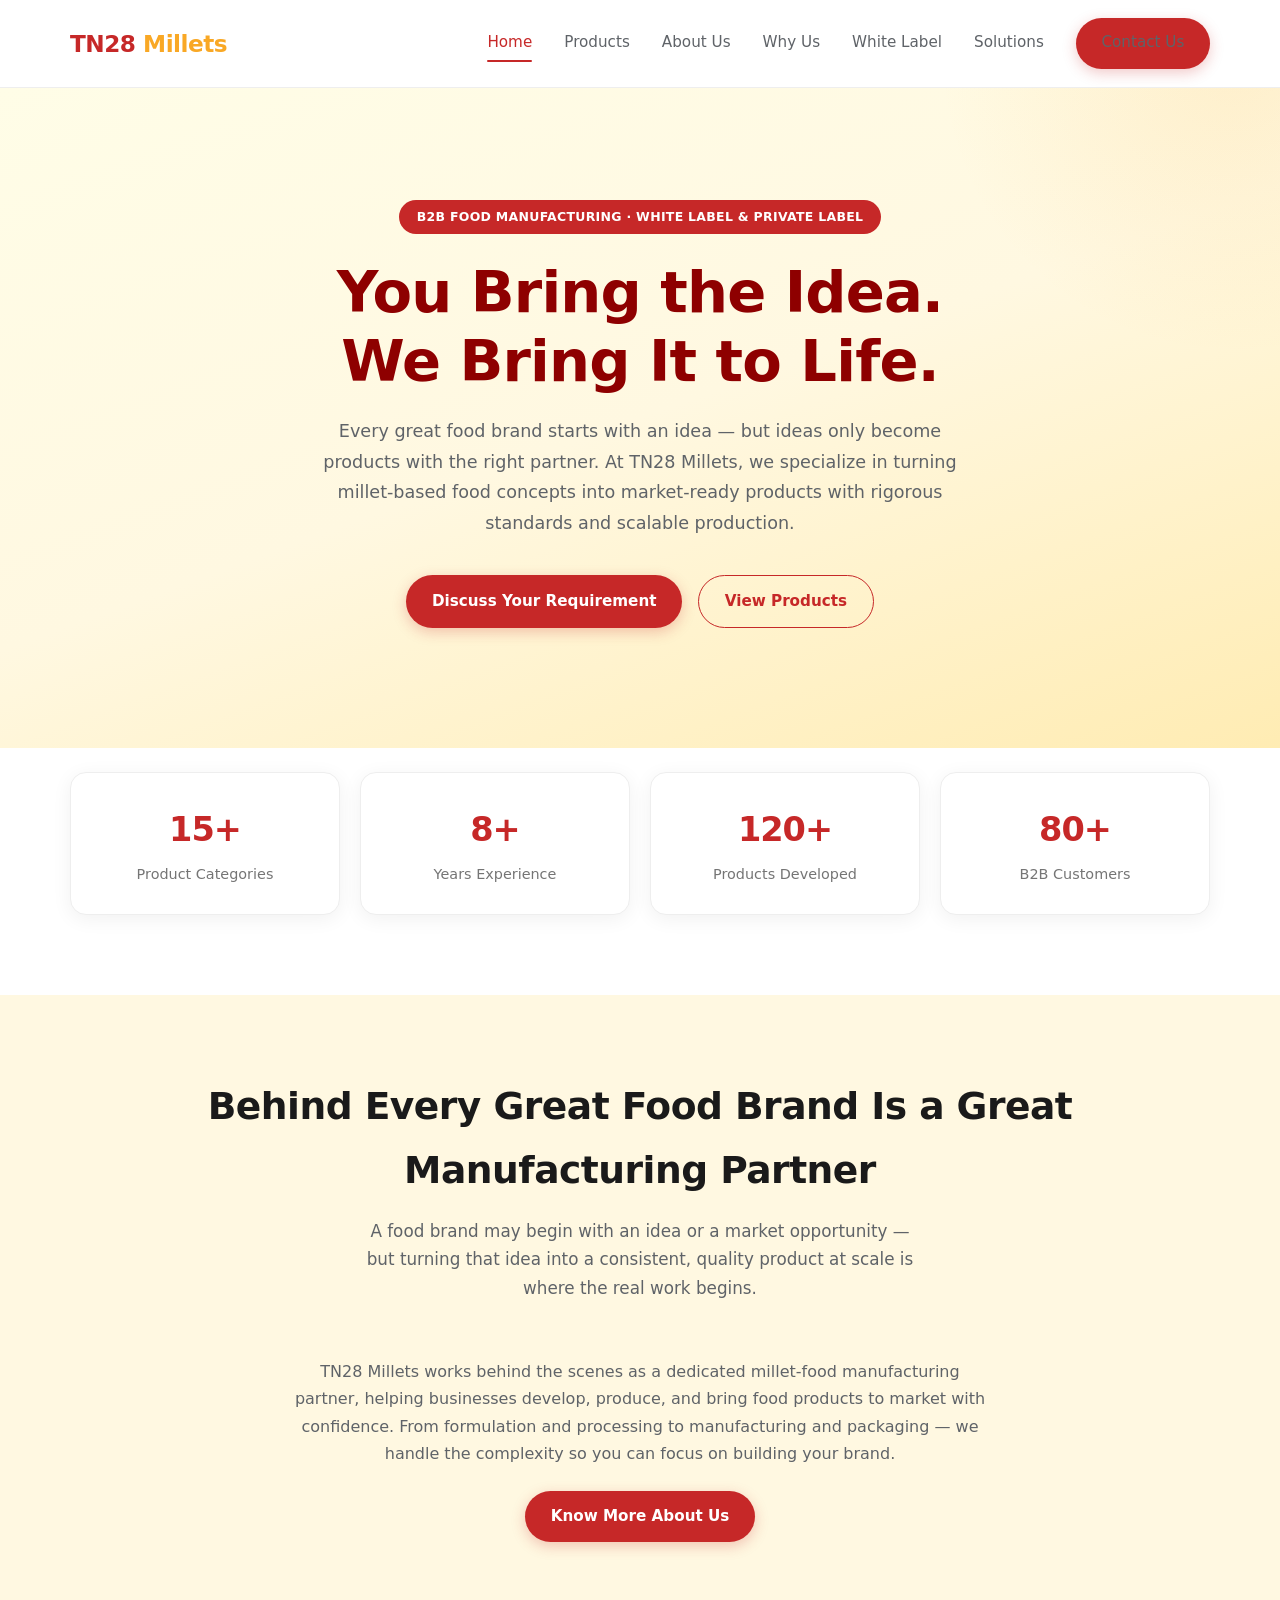
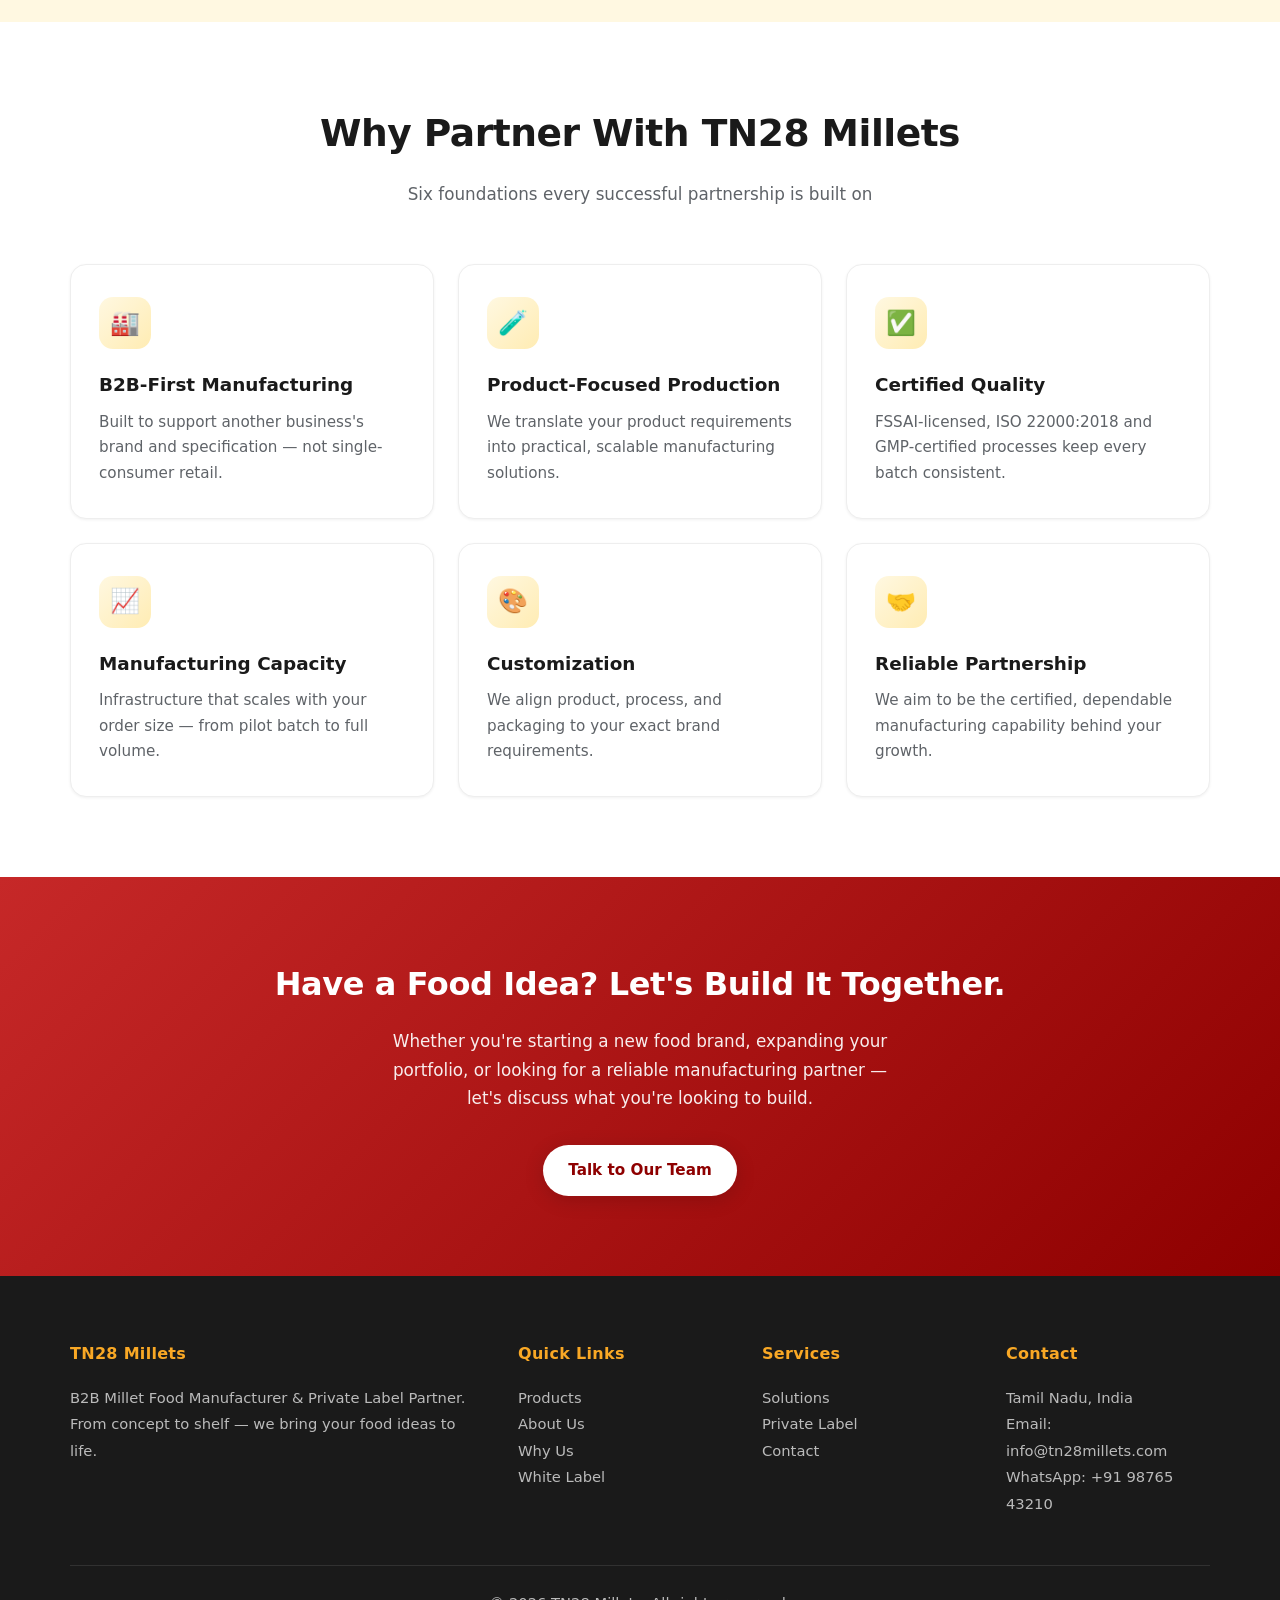
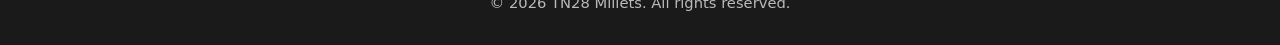
<file: index.html>
<!DOCTYPE html>
<html lang="en">
<head>
  <meta charset="UTF-8">
  <meta name="viewport" content="width=device-width, initial-scale=1.0">
  <title>TN28 Millets | Millet Food Manufacturer & Private Label Partner</title>
  <meta name="description" content="TN28 Millets - B2B Millet Food Manufacturing, White Label & Private Label Partner. From concept to shelf.">
  <link rel="stylesheet" href="styles.css">
</head>
<body>

  <!-- Header -->
  <header class="header">
    <div class="container">
      <nav class="nav">
        <a href="index.html" class="logo">TN28 <span>Millets</span></a>
        <button class="menu-toggle" aria-label="Toggle menu" onclick="document.querySelector('.nav-links').classList.toggle('active')">
          <span></span><span></span><span></span>
        </button>
        <div class="nav-links">
          <a href="index.html" class="active">Home</a>
          <a href="products.html">Products</a>
          <a href="about.html">About Us</a>
          <a href="why-us.html">Why Us</a>
          <a href="white-label.html">White Label</a>
          <a href="solutions.html">Solutions</a>
          <a href="contact.html" class="btn btn-primary">Contact Us</a>
        </div>
      </nav>
    </div>
  </header>

  <!-- Hero -->
  <section class="hero">
    <div class="container">
      <span class="badge">B2B Food Manufacturing · White Label & Private Label</span>
      <h1>You Bring the Idea.<br>We Bring It to Life.</h1>
      <p>Every great food brand starts with an idea — but ideas only become products with the right partner. At TN28 Millets, we specialize in turning millet-based food concepts into market-ready products with rigorous standards and scalable production.</p>
      <div class="hero-buttons">
        <a href="contact.html" class="btn btn-primary">Discuss Your Requirement</a>
        <a href="products.html" class="btn btn-outline">View Products</a>
      </div>
    </div>
  </section>

  <!-- Stats -->
  <section class="section">
    <div class="container">
      <div class="stats">
        <div class="stat-card">
          <h3>15+</h3>
          <p>Product Categories</p>
        </div>
        <div class="stat-card">
          <h3>8+</h3>
          <p>Years Experience</p>
        </div>
        <div class="stat-card">
          <h3>120+</h3>
          <p>Products Developed</p>
        </div>
        <div class="stat-card">
          <h3>80+</h3>
          <p>B2B Customers</p>
        </div>
      </div>
    </div>
  </section>

  <!-- About Preview -->
  <section class="section bg-light">
    <div class="container">
      <div class="section-title">
        <h2>Behind Every Great Food Brand Is a Great Manufacturing Partner</h2>
        <p>A food brand may begin with an idea or a market opportunity — but turning that idea into a consistent, quality product at scale is where the real work begins.</p>
      </div>
      <div style="text-align:center; max-width:700px; margin:0 auto;">
        <p style="color:var(--text-muted); margin-bottom:1.5rem;">TN28 Millets works behind the scenes as a dedicated millet-food manufacturing partner, helping businesses develop, produce, and bring food products to market with confidence. From formulation and processing to manufacturing and packaging — we handle the complexity so you can focus on building your brand.</p>
        <a href="about.html" class="btn btn-primary">Know More About Us</a>
      </div>
    </div>
  </section>

  <!-- Key Benefits -->
  <section class="section">
    <div class="container">
      <div class="section-title">
        <h2>Why Partner With TN28 Millets</h2>
        <p>Six foundations every successful partnership is built on</p>
      </div>
      <div class="cards">
        <div class="card">
          <div class="card-icon">🏭</div>
          <h3>B2B-First Manufacturing</h3>
          <p>Built to support another business's brand and specification — not single-consumer retail.</p>
        </div>
        <div class="card">
          <div class="card-icon">🧪</div>
          <h3>Product-Focused Production</h3>
          <p>We translate your product requirements into practical, scalable manufacturing solutions.</p>
        </div>
        <div class="card">
          <div class="card-icon">✅</div>
          <h3>Certified Quality</h3>
          <p>FSSAI-licensed, ISO 22000:2018 and GMP-certified processes keep every batch consistent.</p>
        </div>
        <div class="card">
          <div class="card-icon">📈</div>
          <h3>Manufacturing Capacity</h3>
          <p>Infrastructure that scales with your order size — from pilot batch to full volume.</p>
        </div>
        <div class="card">
          <div class="card-icon">🎨</div>
          <h3>Customization</h3>
          <p>We align product, process, and packaging to your exact brand requirements.</p>
        </div>
        <div class="card">
          <div class="card-icon">🤝</div>
          <h3>Reliable Partnership</h3>
          <p>We aim to be the certified, dependable manufacturing capability behind your growth.</p>
        </div>
      </div>
    </div>
  </section>

  <!-- CTA -->
  <section class="cta">
    <div class="container">
      <h2>Have a Food Idea? Let's Build It Together.</h2>
      <p>Whether you're starting a new food brand, expanding your portfolio, or looking for a reliable manufacturing partner — let's discuss what you're looking to build.</p>
      <a href="contact.html" class="btn">Talk to Our Team</a>
    </div>
  </section>

  <!-- Footer -->
  <footer class="footer">
    <div class="container">
      <div class="footer-grid">
        <div>
          <h4>TN28 Millets</h4>
          <p>B2B Millet Food Manufacturer & Private Label Partner. From concept to shelf — we bring your food ideas to life.</p>
        </div>
        <div>
          <h4>Quick Links</h4>
          <p><a href="products.html">Products</a></p>
          <p><a href="about.html">About Us</a></p>
          <p><a href="why-us.html">Why Us</a></p>
          <p><a href="white-label.html">White Label</a></p>
        </div>
        <div>
          <h4>Services</h4>
          <p><a href="solutions.html">Solutions</a></p>
          <p><a href="white-label.html">Private Label</a></p>
          <p><a href="contact.html">Contact</a></p>
        </div>
        <div>
          <h4>Contact</h4>
          <p>Tamil Nadu, India</p>
          <p>Email: info@tn28millets.com</p>
          <p>WhatsApp: +91 98765 43210</p>
        </div>
      </div>
      <div class="footer-bottom">
        <p>© 2026 TN28 Millets. All rights reserved.</p>
      </div>
    </div>
  </footer>

  <script>
    // Close mobile menu when clicking a link
    document.querySelectorAll('.nav-links a').forEach(link => {
      link.addEventListener('click', () => {
        document.querySelector('.nav-links').classList.remove('active');
      });
    });
  </script>
</body>
</html>
</file>
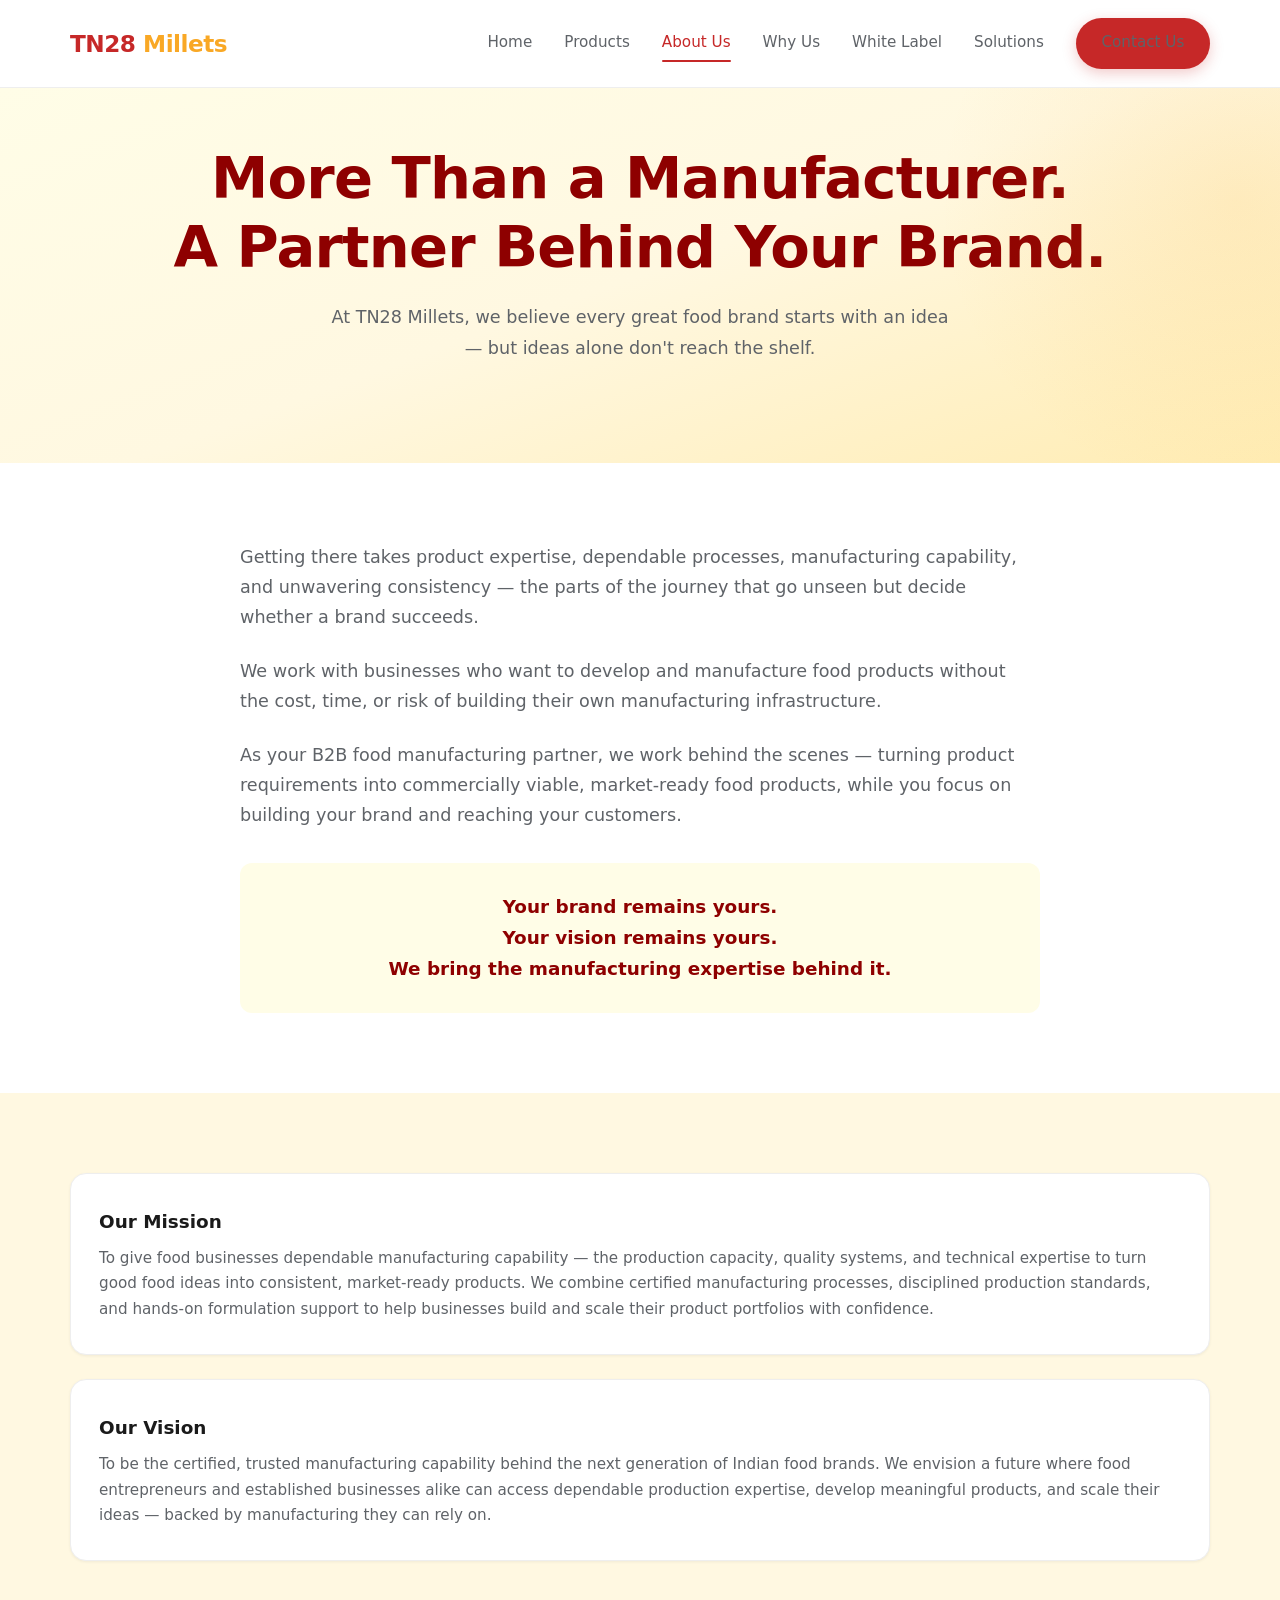
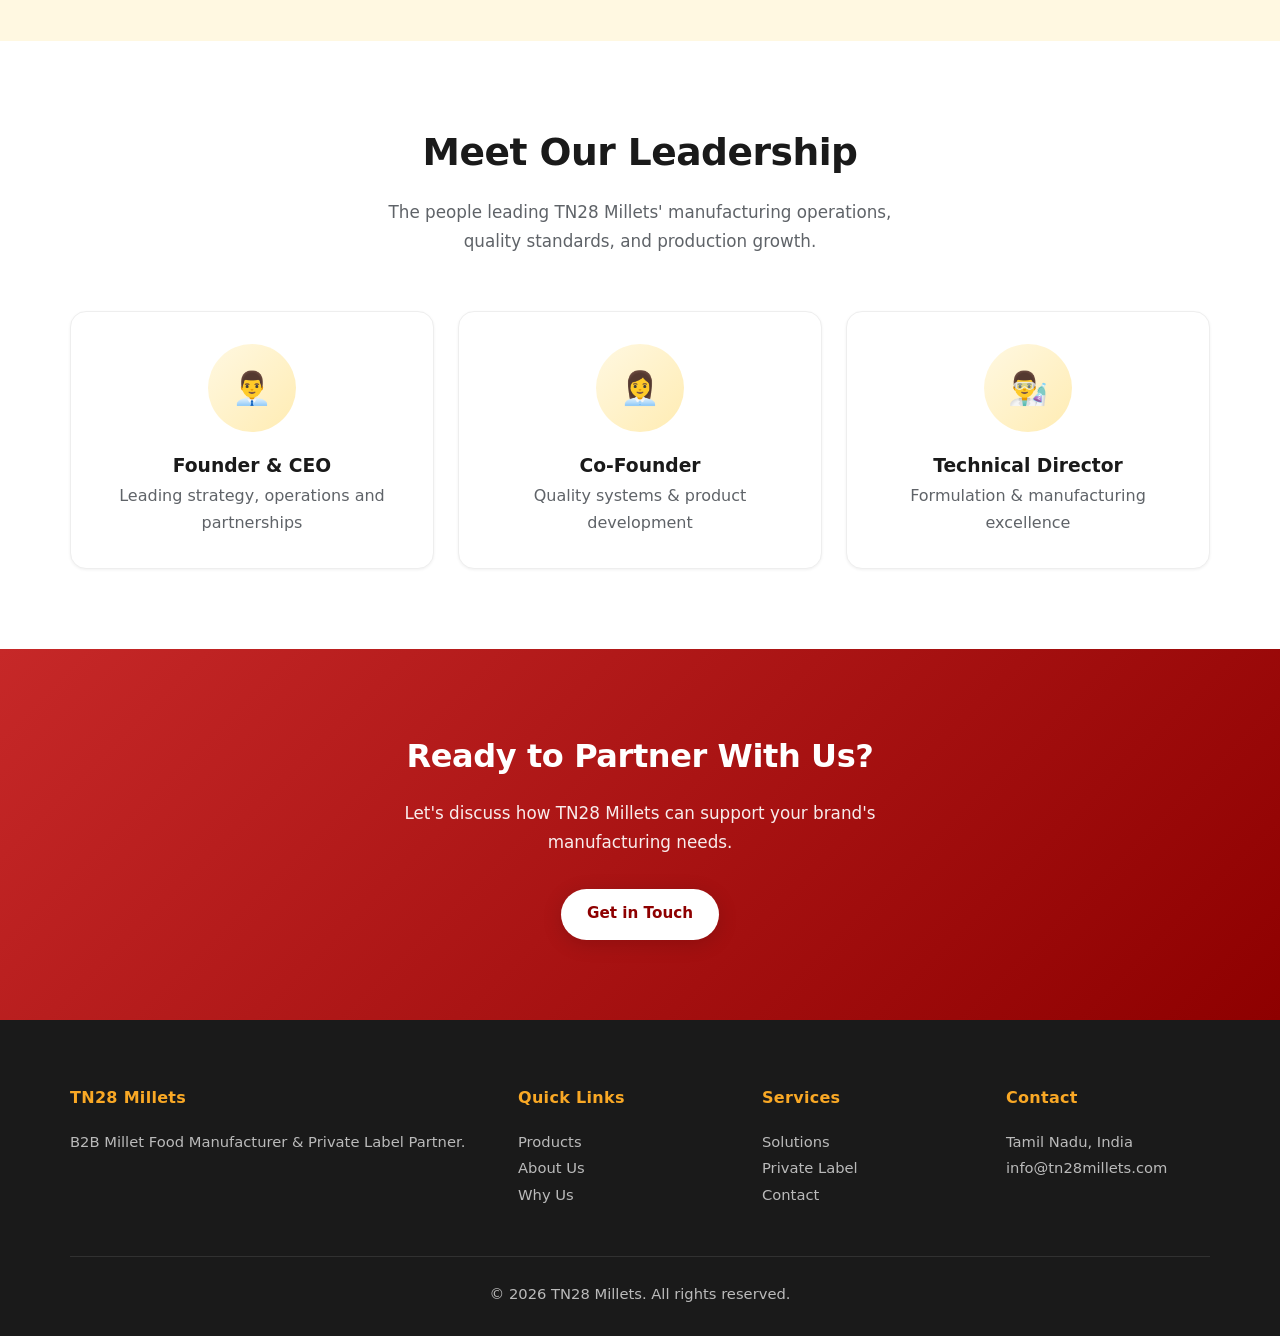
<file: about.html>
<!DOCTYPE html>
<html lang="en">
<head>
  <meta charset="UTF-8">
  <meta name="viewport" content="width=device-width, initial-scale=1.0">
  <title>About Us | TN28 Millets</title>
  <meta name="description" content="About TN28 Millets - More than a manufacturer. A partner behind your brand.">
  <link rel="stylesheet" href="styles.css">
</head>
<body>

  <header class="header">
    <div class="container">
      <nav class="nav">
        <a href="index.html" class="logo">TN28 <span>Millets</span></a>
        <button class="menu-toggle" aria-label="Toggle menu" onclick="document.querySelector('.nav-links').classList.toggle('active')">
          <span></span><span></span><span></span>
        </button>
        <div class="nav-links">
          <a href="index.html">Home</a>
          <a href="products.html">Products</a>
          <a href="about.html" class="active">About Us</a>
          <a href="why-us.html">Why Us</a>
          <a href="white-label.html">White Label</a>
          <a href="solutions.html">Solutions</a>
          <a href="contact.html" class="btn btn-primary">Contact Us</a>
        </div>
      </nav>
    </div>
  </header>

  <section class="hero" style="padding: 3.5rem 0 4rem;">
    <div class="container">
      <h1>More Than a Manufacturer.<br>A Partner Behind Your Brand.</h1>
      <p>At TN28 Millets, we believe every great food brand starts with an idea — but ideas alone don't reach the shelf.</p>
    </div>
  </section>

  <section class="section">
    <div class="container">
      <div style="max-width:800px; margin:0 auto;">
        <p style="font-size:1.1rem; color:var(--text-muted); margin-bottom:1.5rem;">Getting there takes product expertise, dependable processes, manufacturing capability, and unwavering consistency — the parts of the journey that go unseen but decide whether a brand succeeds.</p>
        <p style="font-size:1.1rem; color:var(--text-muted); margin-bottom:1.5rem;">We work with businesses who want to develop and manufacture food products without the cost, time, or risk of building their own manufacturing infrastructure.</p>
        <p style="font-size:1.1rem; color:var(--text-muted); margin-bottom:2rem;">As your B2B food manufacturing partner, we work behind the scenes — turning product requirements into commercially viable, market-ready food products, while you focus on building your brand and reaching your customers.</p>
        
        <div style="background:var(--bg-light); padding:1.75rem; border-radius:12px; text-align:center;">
          <p style="font-weight:600; color:var(--primary-dark); font-size:1.15rem;">Your brand remains yours.<br>Your vision remains yours.<br>We bring the manufacturing expertise behind it.</p>
        </div>
      </div>
    </div>
  </section>

  <section class="section bg-light">
    <div class="container">
      <div class="cards" style="grid-template-columns:1fr;">
        <div class="card">
          <h3>Our Mission</h3>
          <p>To give food businesses dependable manufacturing capability — the production capacity, quality systems, and technical expertise to turn good food ideas into consistent, market-ready products. We combine certified manufacturing processes, disciplined production standards, and hands-on formulation support to help businesses build and scale their product portfolios with confidence.</p>
        </div>
        <div class="card">
          <h3>Our Vision</h3>
          <p>To be the certified, trusted manufacturing capability behind the next generation of Indian food brands. We envision a future where food entrepreneurs and established businesses alike can access dependable production expertise, develop meaningful products, and scale their ideas — backed by manufacturing they can rely on.</p>
        </div>
      </div>
    </div>
  </section>

  <section class="section">
    <div class="container">
      <div class="section-title">
        <h2>Meet Our Leadership</h2>
        <p>The people leading TN28 Millets' manufacturing operations, quality standards, and production growth.</p>
      </div>
      <div class="founders">
        <div class="founder-card">
          <div class="founder-avatar">👨‍💼</div>
          <h3>Founder & CEO</h3>
          <p style="color:var(--text-muted);">Leading strategy, operations and partnerships</p>
        </div>
        <div class="founder-card">
          <div class="founder-avatar">👩‍💼</div>
          <h3>Co-Founder</h3>
          <p style="color:var(--text-muted);">Quality systems & product development</p>
        </div>
        <div class="founder-card">
          <div class="founder-avatar">👨‍🔬</div>
          <h3>Technical Director</h3>
          <p style="color:var(--text-muted);">Formulation & manufacturing excellence</p>
        </div>
      </div>
    </div>
  </section>

  <section class="cta">
    <div class="container">
      <h2>Ready to Partner With Us?</h2>
      <p>Let's discuss how TN28 Millets can support your brand's manufacturing needs.</p>
      <a href="contact.html" class="btn">Get in Touch</a>
    </div>
  </section>

  <footer class="footer">
    <div class="container">
      <div class="footer-grid">
        <div>
          <h4>TN28 Millets</h4>
          <p>B2B Millet Food Manufacturer & Private Label Partner.</p>
        </div>
        <div>
          <h4>Quick Links</h4>
          <p><a href="products.html">Products</a></p>
          <p><a href="about.html">About Us</a></p>
          <p><a href="why-us.html">Why Us</a></p>
        </div>
        <div>
          <h4>Services</h4>
          <p><a href="solutions.html">Solutions</a></p>
          <p><a href="white-label.html">Private Label</a></p>
          <p><a href="contact.html">Contact</a></p>
        </div>
        <div>
          <h4>Contact</h4>
          <p>Tamil Nadu, India</p>
          <p>info@tn28millets.com</p>
        </div>
      </div>
      <div class="footer-bottom">
        <p>© 2026 TN28 Millets. All rights reserved.</p>
      </div>
    </div>
  </footer>

  <script>
    document.querySelectorAll('.nav-links a').forEach(link => {
      link.addEventListener('click', () => {
        document.querySelector('.nav-links').classList.remove('active');
      });
    });
  </script>
</body>
</html>
</file>
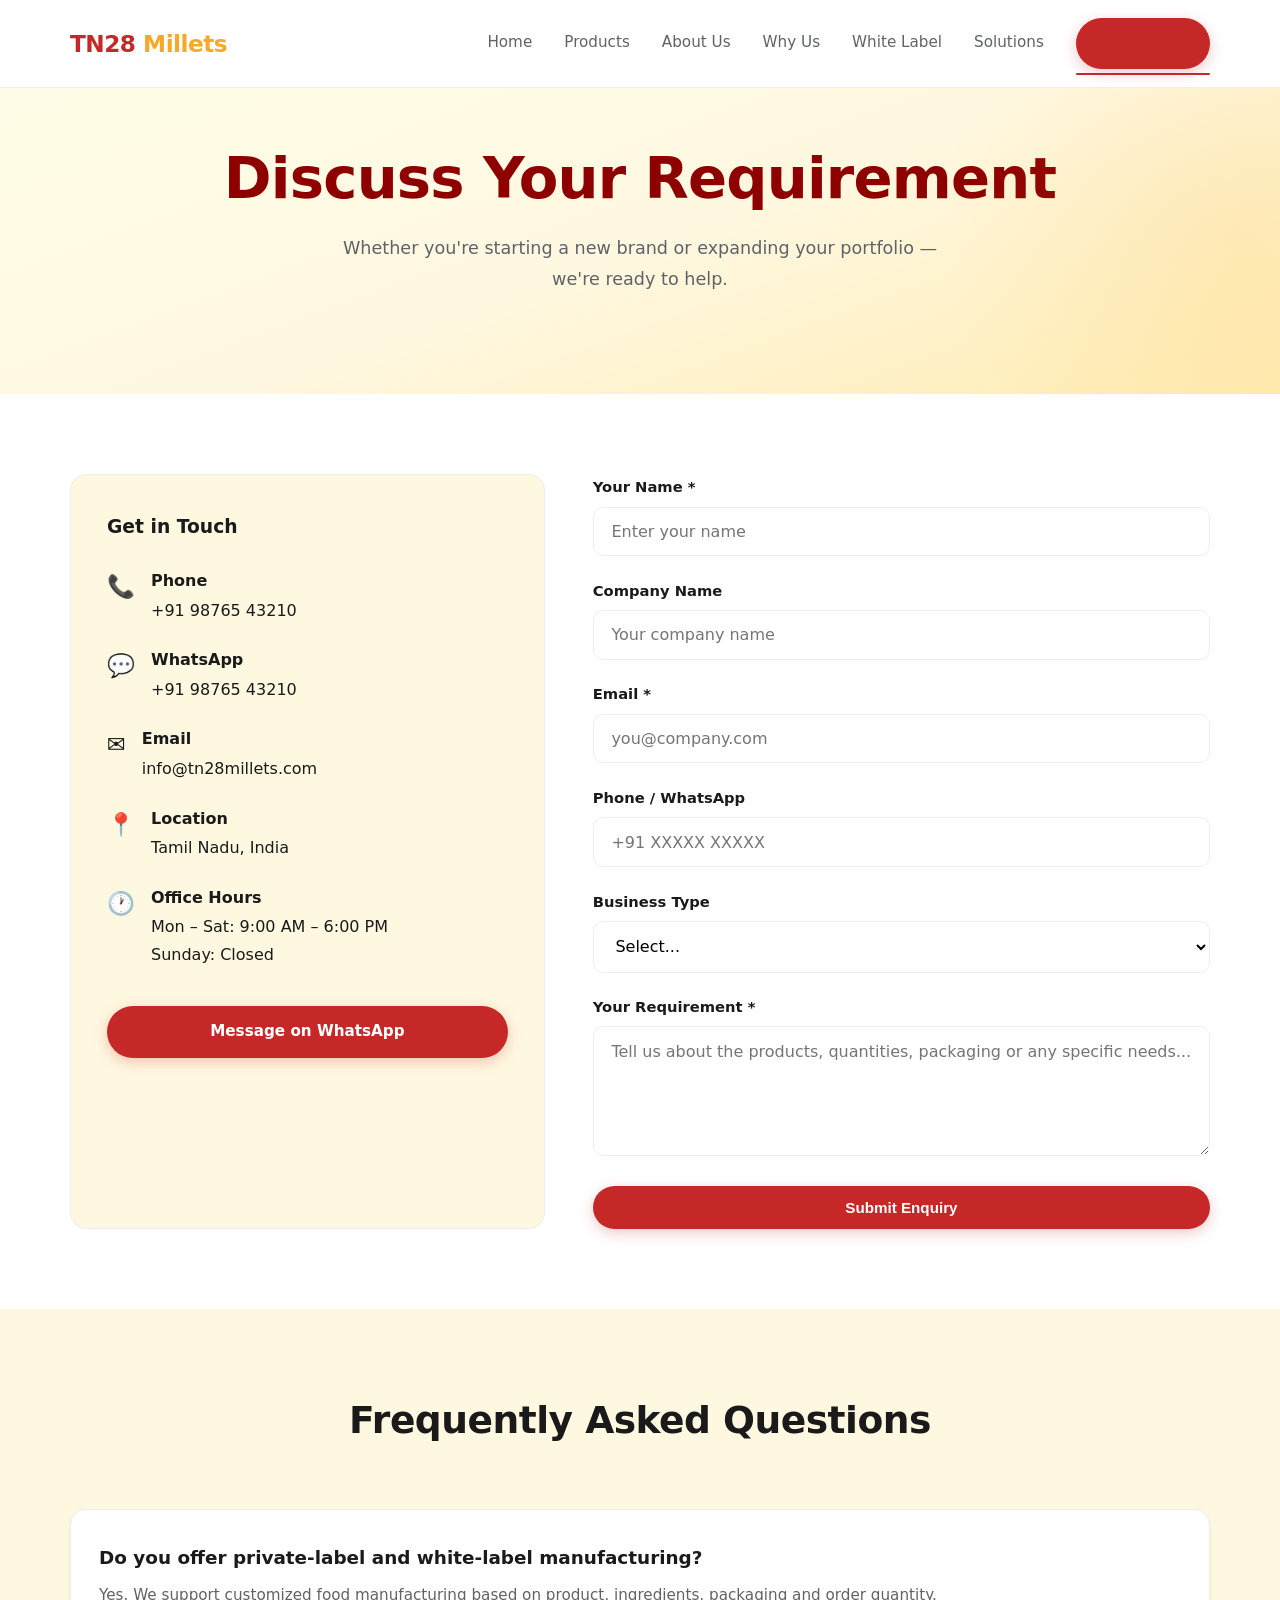
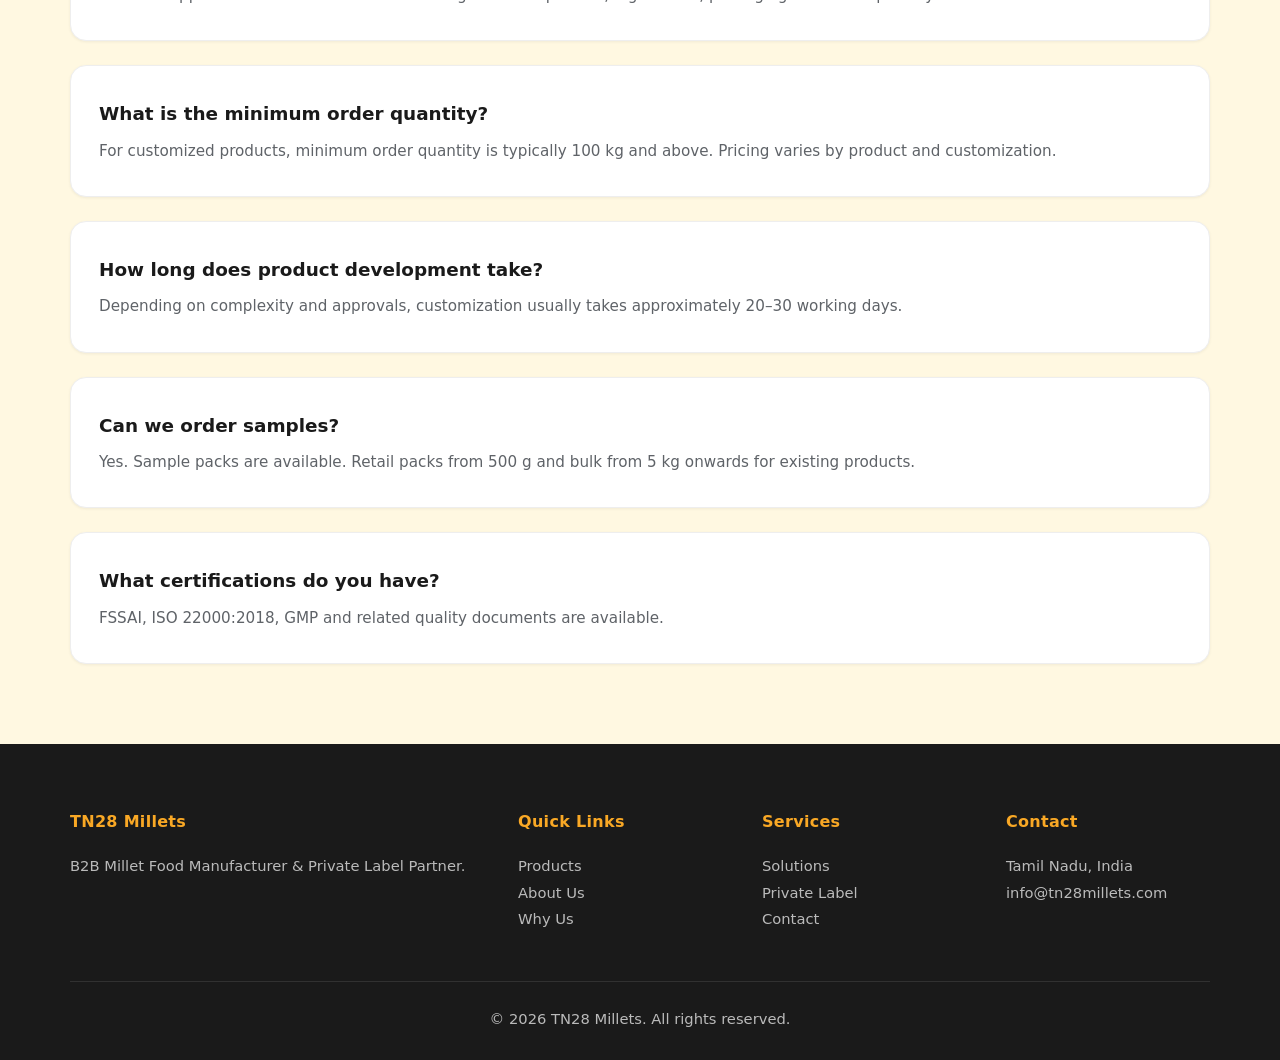
<file: contact.html>
<!DOCTYPE html>
<html lang="en">
<head>
  <meta charset="UTF-8">
  <meta name="viewport" content="width=device-width, initial-scale=1.0">
  <title>Contact Us | TN28 Millets</title>
  <meta name="description" content="Discuss your requirement with TN28 Millets - Private label and manufacturing enquiries.">
  <link rel="stylesheet" href="styles.css">
</head>
<body>

  <header class="header">
    <div class="container">
      <nav class="nav">
        <a href="index.html" class="logo">TN28 <span>Millets</span></a>
        <button class="menu-toggle" aria-label="Toggle menu" onclick="document.querySelector('.nav-links').classList.toggle('active')">
          <span></span><span></span><span></span>
        </button>
        <div class="nav-links">
          <a href="index.html">Home</a>
          <a href="products.html">Products</a>
          <a href="about.html">About Us</a>
          <a href="why-us.html">Why Us</a>
          <a href="white-label.html">White Label</a>
          <a href="solutions.html">Solutions</a>
          <a href="contact.html" class="btn btn-primary active">Contact Us</a>
        </div>
      </nav>
    </div>
  </header>

  <section class="hero" style="padding: 3.5rem 0 4rem;">
    <div class="container">
      <h1>Discuss Your Requirement</h1>
      <p>Whether you're starting a new brand or expanding your portfolio — we're ready to help.</p>
    </div>
  </section>

  <section class="section">
    <div class="container">
      <div class="contact-grid">
        <div class="contact-info">
          <h3>Get in Touch</h3>
          
          <div class="info-item">
            <div style="font-size:1.4rem;">📞</div>
            <div>
              <strong>Phone</strong>
              <p>+91 98765 43210</p>
            </div>
          </div>
          
          <div class="info-item">
            <div style="font-size:1.4rem;">💬</div>
            <div>
              <strong>WhatsApp</strong>
              <p>+91 98765 43210</p>
            </div>
          </div>
          
          <div class="info-item">
            <div style="font-size:1.4rem;">✉️</div>
            <div>
              <strong>Email</strong>
              <p>info@tn28millets.com</p>
            </div>
          </div>
          
          <div class="info-item">
            <div style="font-size:1.4rem;">📍</div>
            <div>
              <strong>Location</strong>
              <p>Tamil Nadu, India</p>
            </div>
          </div>
          
          <div class="info-item">
            <div style="font-size:1.4rem;">🕐</div>
            <div>
              <strong>Office Hours</strong>
              <p>Mon – Sat: 9:00 AM – 6:00 PM<br>Sunday: Closed</p>
            </div>
          </div>

          <a href="https://wa.me/919876543210" target="_blank" class="btn btn-primary" style="margin-top:1rem; width:100%;">Message on WhatsApp</a>
        </div>

        <div>
          <form onsubmit="event.preventDefault(); alert('Thank you! We will contact you soon. (This is a demo form)');">
            <div class="form-group">
              <label for="name">Your Name *</label>
              <input type="text" id="name" name="name" required placeholder="Enter your name">
            </div>
            
            <div class="form-group">
              <label for="company">Company Name</label>
              <input type="text" id="company" name="company" placeholder="Your company name">
            </div>
            
            <div class="form-group">
              <label for="email">Email *</label>
              <input type="email" id="email" name="email" required placeholder="you@company.com">
            </div>
            
            <div class="form-group">
              <label for="phone">Phone / WhatsApp</label>
              <input type="tel" id="phone" name="phone" placeholder="+91 XXXXX XXXXX">
            </div>
            
            <div class="form-group">
              <label for="type">Business Type</label>
              <select id="type" name="type">
                <option value="">Select...</option>
                <option value="startup">New Brand / Startup</option>
                <option value="existing">Existing Brand</option>
                <option value="distributor">Distributor / Trader</option>
                <option value="other">Other</option>
              </select>
            </div>
            
            <div class="form-group">
              <label for="message">Your Requirement *</label>
              <textarea id="message" name="message" required placeholder="Tell us about the products, quantities, packaging or any specific needs..."></textarea>
            </div>
            
            <button type="submit" class="btn btn-primary" style="width:100%;">Submit Enquiry</button>
          </form>
        </div>
      </div>
    </div>
  </section>

  <section class="section bg-light">
    <div class="container">
      <div class="section-title">
        <h2>Frequently Asked Questions</h2>
      </div>
      <div class="cards" style="grid-template-columns:1fr;">
        <div class="card">
          <h3>Do you offer private-label and white-label manufacturing?</h3>
          <p>Yes. We support customized food manufacturing based on product, ingredients, packaging and order quantity.</p>
        </div>
        <div class="card">
          <h3>What is the minimum order quantity?</h3>
          <p>For customized products, minimum order quantity is typically 100 kg and above. Pricing varies by product and customization.</p>
        </div>
        <div class="card">
          <h3>How long does product development take?</h3>
          <p>Depending on complexity and approvals, customization usually takes approximately 20–30 working days.</p>
        </div>
        <div class="card">
          <h3>Can we order samples?</h3>
          <p>Yes. Sample packs are available. Retail packs from 500 g and bulk from 5 kg onwards for existing products.</p>
        </div>
        <div class="card">
          <h3>What certifications do you have?</h3>
          <p>FSSAI, ISO 22000:2018, GMP and related quality documents are available.</p>
        </div>
      </div>
    </div>
  </section>

  <footer class="footer">
    <div class="container">
      <div class="footer-grid">
        <div>
          <h4>TN28 Millets</h4>
          <p>B2B Millet Food Manufacturer & Private Label Partner.</p>
        </div>
        <div>
          <h4>Quick Links</h4>
          <p><a href="products.html">Products</a></p>
          <p><a href="about.html">About Us</a></p>
          <p><a href="why-us.html">Why Us</a></p>
        </div>
        <div>
          <h4>Services</h4>
          <p><a href="solutions.html">Solutions</a></p>
          <p><a href="white-label.html">Private Label</a></p>
          <p><a href="contact.html">Contact</a></p>
        </div>
        <div>
          <h4>Contact</h4>
          <p>Tamil Nadu, India</p>
          <p>info@tn28millets.com</p>
        </div>
      </div>
      <div class="footer-bottom">
        <p>© 2026 TN28 Millets. All rights reserved.</p>
      </div>
    </div>
  </footer>

  <script>
    document.querySelectorAll('.nav-links a').forEach(link => {
      link.addEventListener('click', () => {
        document.querySelector('.nav-links').classList.remove('active');
      });
    });
  </script>
</body>
</html>
</file>
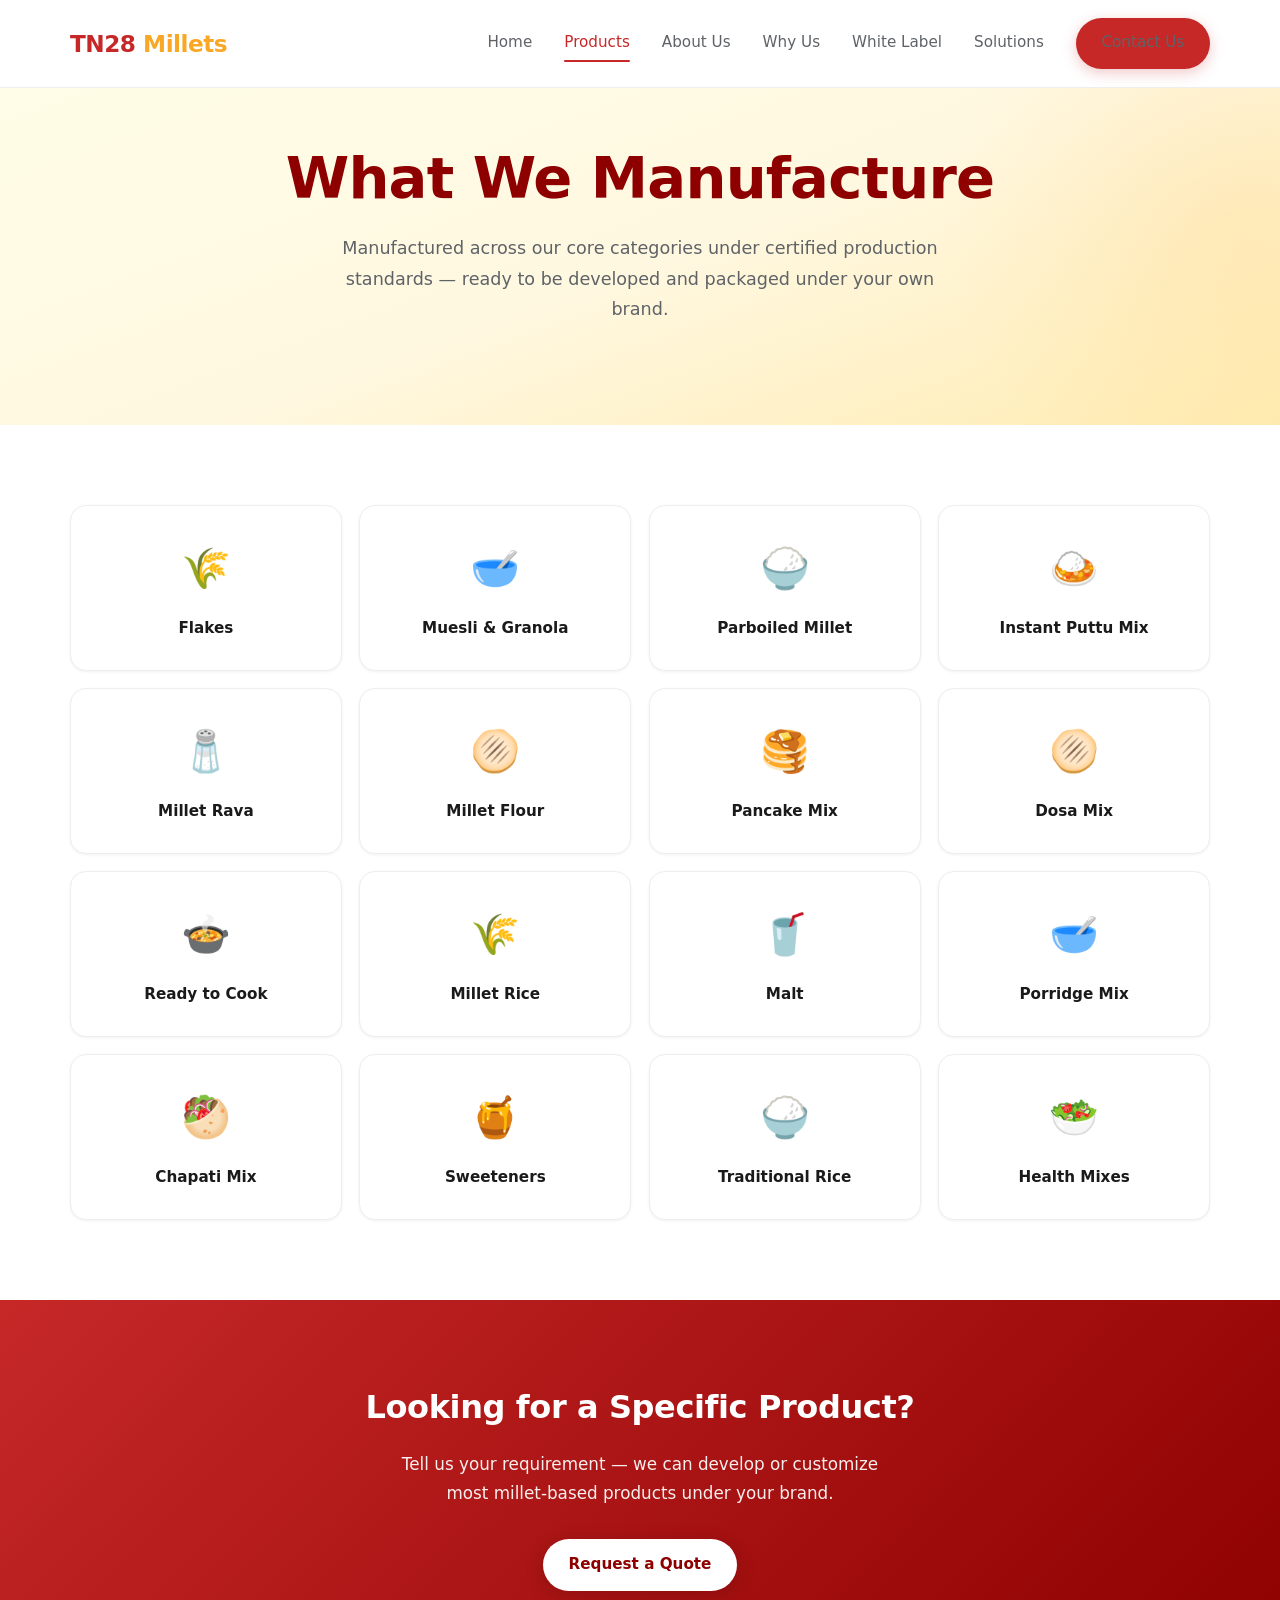
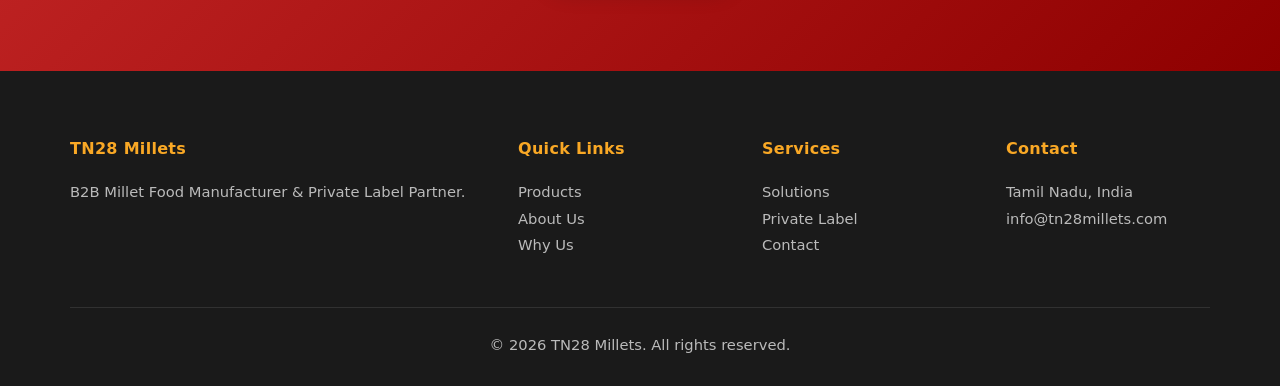
<file: products.html>
<!DOCTYPE html>
<html lang="en">
<head>
  <meta charset="UTF-8">
  <meta name="viewport" content="width=device-width, initial-scale=1.0">
  <title>What We Manufacture | TN28 Millets</title>
  <meta name="description" content="TN28 Millets product categories - Flakes, Muesli, Flour, Mixes, Ready-to-Cook and more. Ready for private label.">
  <link rel="stylesheet" href="styles.css">
</head>
<body>

  <header class="header">
    <div class="container">
      <nav class="nav">
        <a href="index.html" class="logo">TN28 <span>Millets</span></a>
        <button class="menu-toggle" aria-label="Toggle menu" onclick="document.querySelector('.nav-links').classList.toggle('active')">
          <span></span><span></span><span></span>
        </button>
        <div class="nav-links">
          <a href="index.html">Home</a>
          <a href="products.html" class="active">Products</a>
          <a href="about.html">About Us</a>
          <a href="why-us.html">Why Us</a>
          <a href="white-label.html">White Label</a>
          <a href="solutions.html">Solutions</a>
          <a href="contact.html" class="btn btn-primary">Contact Us</a>
        </div>
      </nav>
    </div>
  </header>

  <section class="hero" style="padding: 3.5rem 0 4rem;">
    <div class="container">
      <h1>What We Manufacture</h1>
      <p>Manufactured across our core categories under certified production standards — ready to be developed and packaged under your own brand.</p>
    </div>
  </section>

  <section class="section">
    <div class="container">
      <div class="product-grid">
        <div class="product-item">
          <div style="font-size:2.5rem;">🌾</div>
          <h3>Flakes</h3>
        </div>
        <div class="product-item">
          <div style="font-size:2.5rem;">🥣</div>
          <h3>Muesli & Granola</h3>
        </div>
        <div class="product-item">
          <div style="font-size:2.5rem;">🍚</div>
          <h3>Parboiled Millet</h3>
        </div>
        <div class="product-item">
          <div style="font-size:2.5rem;">🍛</div>
          <h3>Instant Puttu Mix</h3>
        </div>
        <div class="product-item">
          <div style="font-size:2.5rem;">🧂</div>
          <h3>Millet Rava</h3>
        </div>
        <div class="product-item">
          <div style="font-size:2.5rem;">🫓</div>
          <h3>Millet Flour</h3>
        </div>
        <div class="product-item">
          <div style="font-size:2.5rem;">🥞</div>
          <h3>Pancake Mix</h3>
        </div>
        <div class="product-item">
          <div style="font-size:2.5rem;">🫓</div>
          <h3>Dosa Mix</h3>
        </div>
        <div class="product-item">
          <div style="font-size:2.5rem;">🍲</div>
          <h3>Ready to Cook</h3>
        </div>
        <div class="product-item">
          <div style="font-size:2.5rem;">🌾</div>
          <h3>Millet Rice</h3>
        </div>
        <div class="product-item">
          <div style="font-size:2.5rem;">🥤</div>
          <h3>Malt</h3>
        </div>
        <div class="product-item">
          <div style="font-size:2.5rem;">🥣</div>
          <h3>Porridge Mix</h3>
        </div>
        <div class="product-item">
          <div style="font-size:2.5rem;">🥙</div>
          <h3>Chapati Mix</h3>
        </div>
        <div class="product-item">
          <div style="font-size:2.5rem;">🍯</div>
          <h3>Sweeteners</h3>
        </div>
        <div class="product-item">
          <div style="font-size:2.5rem;">🍚</div>
          <h3>Traditional Rice</h3>
        </div>
        <div class="product-item">
          <div style="font-size:2.5rem;">🥗</div>
          <h3>Health Mixes</h3>
        </div>
      </div>
    </div>
  </section>

  <section class="cta">
    <div class="container">
      <h2>Looking for a Specific Product?</h2>
      <p>Tell us your requirement — we can develop or customize most millet-based products under your brand.</p>
      <a href="contact.html" class="btn">Request a Quote</a>
    </div>
  </section>

  <footer class="footer">
    <div class="container">
      <div class="footer-grid">
        <div>
          <h4>TN28 Millets</h4>
          <p>B2B Millet Food Manufacturer & Private Label Partner.</p>
        </div>
        <div>
          <h4>Quick Links</h4>
          <p><a href="products.html">Products</a></p>
          <p><a href="about.html">About Us</a></p>
          <p><a href="why-us.html">Why Us</a></p>
        </div>
        <div>
          <h4>Services</h4>
          <p><a href="solutions.html">Solutions</a></p>
          <p><a href="white-label.html">Private Label</a></p>
          <p><a href="contact.html">Contact</a></p>
        </div>
        <div>
          <h4>Contact</h4>
          <p>Tamil Nadu, India</p>
          <p>info@tn28millets.com</p>
        </div>
      </div>
      <div class="footer-bottom">
        <p>© 2026 TN28 Millets. All rights reserved.</p>
      </div>
    </div>
  </footer>

  <script>
    document.querySelectorAll('.nav-links a').forEach(link => {
      link.addEventListener('click', () => {
        document.querySelector('.nav-links').classList.remove('active');
      });
    });
  </script>
</body>
</html>
</file>
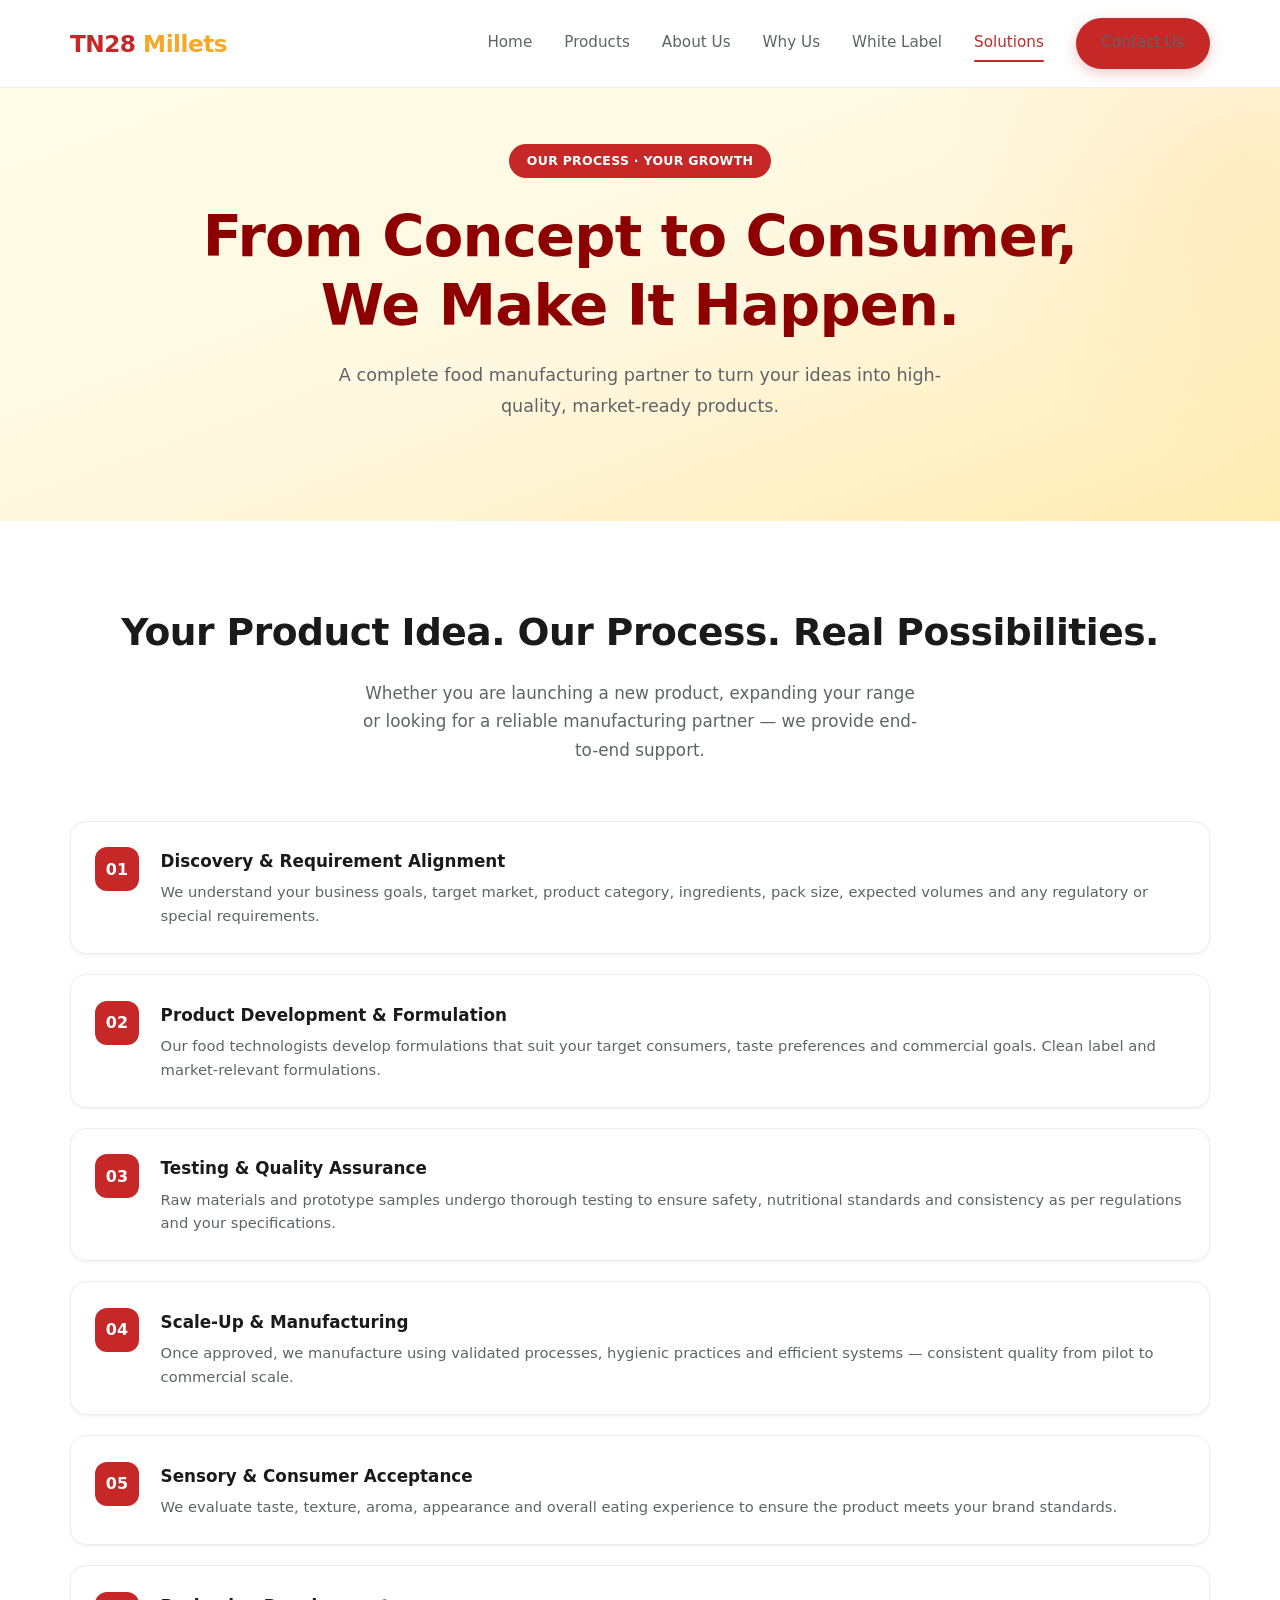
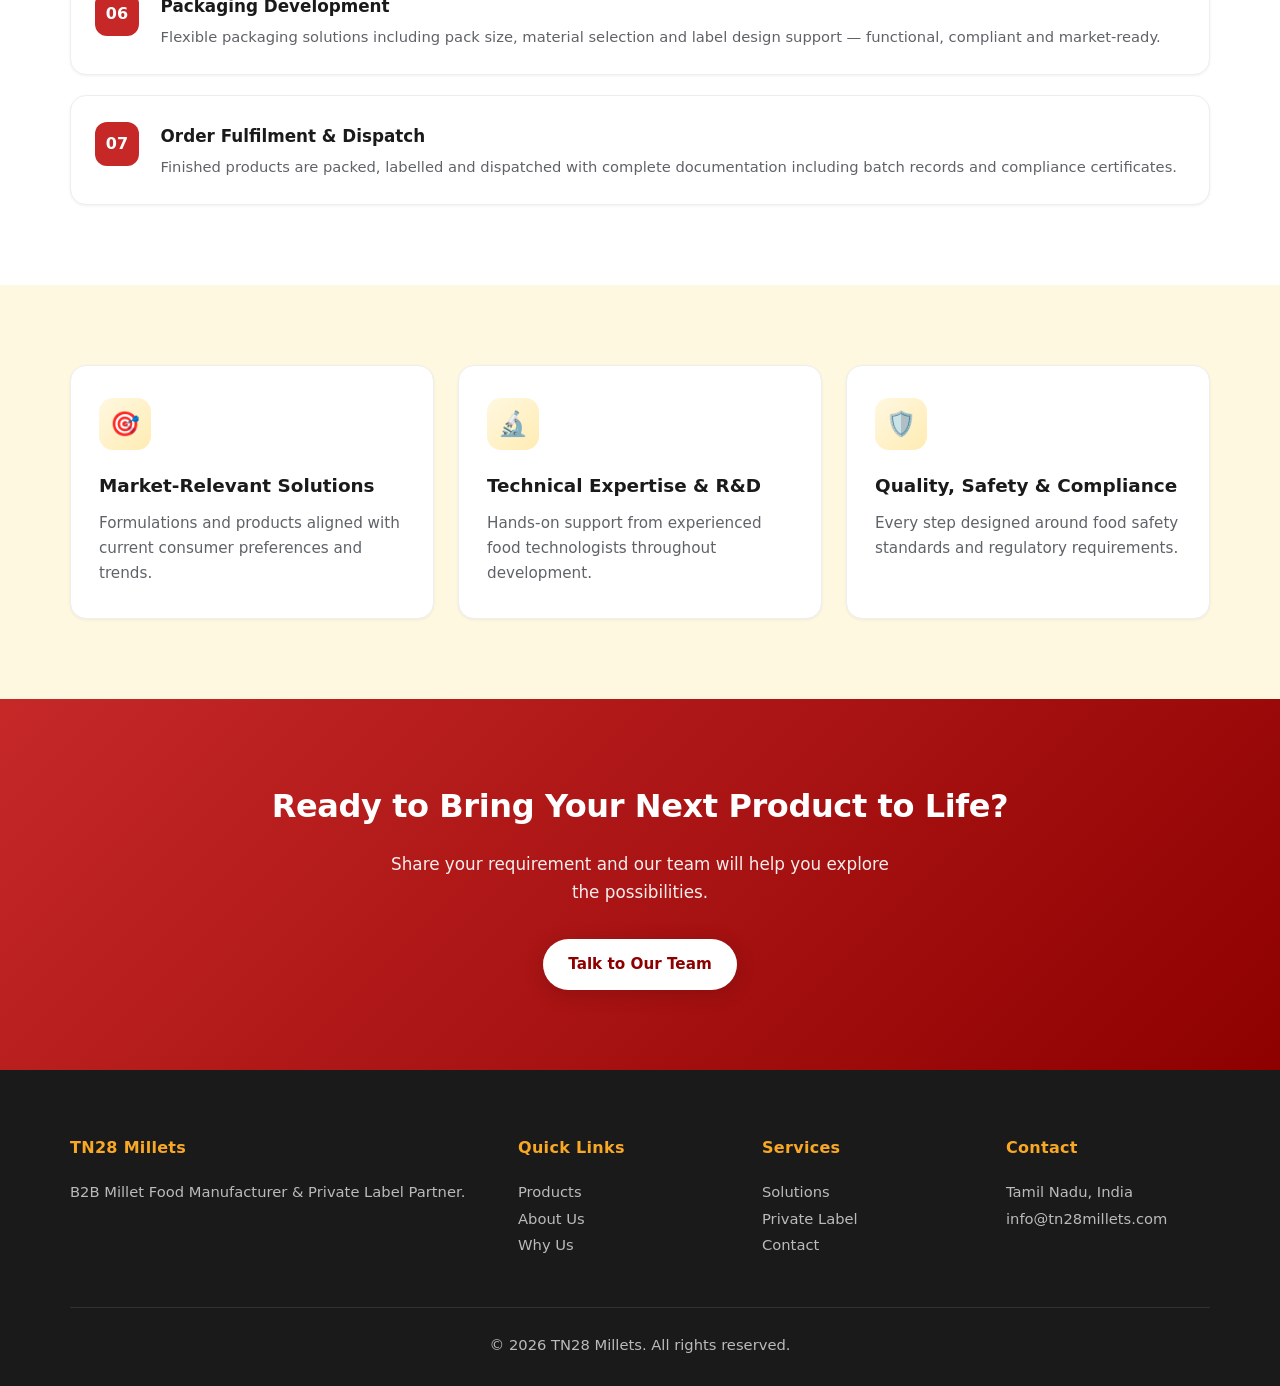
<file: solutions.html>
<!DOCTYPE html>
<html lang="en">
<head>
  <meta charset="UTF-8">
  <meta name="viewport" content="width=device-width, initial-scale=1.0">
  <title>Manufacturing Solutions | TN28 Millets</title>
  <meta name="description" content="End-to-end manufacturing solutions from TN28 Millets - From concept to consumer.">
  <link rel="stylesheet" href="styles.css">
</head>
<body>

  <header class="header">
    <div class="container">
      <nav class="nav">
        <a href="index.html" class="logo">TN28 <span>Millets</span></a>
        <button class="menu-toggle" aria-label="Toggle menu" onclick="document.querySelector('.nav-links').classList.toggle('active')">
          <span></span><span></span><span></span>
        </button>
        <div class="nav-links">
          <a href="index.html">Home</a>
          <a href="products.html">Products</a>
          <a href="about.html">About Us</a>
          <a href="why-us.html">Why Us</a>
          <a href="white-label.html">White Label</a>
          <a href="solutions.html" class="active">Solutions</a>
          <a href="contact.html" class="btn btn-primary">Contact Us</a>
        </div>
      </nav>
    </div>
  </header>

  <section class="hero" style="padding: 3.5rem 0 4rem;">
    <div class="container">
      <span class="badge">Our Process · Your Growth</span>
      <h1>From Concept to Consumer,<br>We Make It Happen.</h1>
      <p>A complete food manufacturing partner to turn your ideas into high-quality, market-ready products.</p>
    </div>
  </section>

  <section class="section">
    <div class="container">
      <div class="section-title">
        <h2>Your Product Idea. Our Process. Real Possibilities.</h2>
        <p>Whether you are launching a new product, expanding your range or looking for a reliable manufacturing partner — we provide end-to-end support.</p>
      </div>

      <div class="process-steps">
        <div class="step">
          <div class="step-number">01</div>
          <div>
            <h3>Discovery & Requirement Alignment</h3>
            <p>We understand your business goals, target market, product category, ingredients, pack size, expected volumes and any regulatory or special requirements.</p>
          </div>
        </div>
        <div class="step">
          <div class="step-number">02</div>
          <div>
            <h3>Product Development & Formulation</h3>
            <p>Our food technologists develop formulations that suit your target consumers, taste preferences and commercial goals. Clean label and market-relevant formulations.</p>
          </div>
        </div>
        <div class="step">
          <div class="step-number">03</div>
          <div>
            <h3>Testing & Quality Assurance</h3>
            <p>Raw materials and prototype samples undergo thorough testing to ensure safety, nutritional standards and consistency as per regulations and your specifications.</p>
          </div>
        </div>
        <div class="step">
          <div class="step-number">04</div>
          <div>
            <h3>Scale-Up & Manufacturing</h3>
            <p>Once approved, we manufacture using validated processes, hygienic practices and efficient systems — consistent quality from pilot to commercial scale.</p>
          </div>
        </div>
        <div class="step">
          <div class="step-number">05</div>
          <div>
            <h3>Sensory & Consumer Acceptance</h3>
            <p>We evaluate taste, texture, aroma, appearance and overall eating experience to ensure the product meets your brand standards.</p>
          </div>
        </div>
        <div class="step">
          <div class="step-number">06</div>
          <div>
            <h3>Packaging Development</h3>
            <p>Flexible packaging solutions including pack size, material selection and label design support — functional, compliant and market-ready.</p>
          </div>
        </div>
        <div class="step">
          <div class="step-number">07</div>
          <div>
            <h3>Order Fulfilment & Dispatch</h3>
            <p>Finished products are packed, labelled and dispatched with complete documentation including batch records and compliance certificates.</p>
          </div>
        </div>
      </div>
    </div>
  </section>

  <section class="section bg-light">
    <div class="container">
      <div class="cards">
        <div class="card">
          <div class="card-icon">🎯</div>
          <h3>Market-Relevant Solutions</h3>
          <p>Formulations and products aligned with current consumer preferences and trends.</p>
        </div>
        <div class="card">
          <div class="card-icon">🔬</div>
          <h3>Technical Expertise & R&D</h3>
          <p>Hands-on support from experienced food technologists throughout development.</p>
        </div>
        <div class="card">
          <div class="card-icon">🛡️</div>
          <h3>Quality, Safety & Compliance</h3>
          <p>Every step designed around food safety standards and regulatory requirements.</p>
        </div>
      </div>
    </div>
  </section>

  <section class="cta">
    <div class="container">
      <h2>Ready to Bring Your Next Product to Life?</h2>
      <p>Share your requirement and our team will help you explore the possibilities.</p>
      <a href="contact.html" class="btn">Talk to Our Team</a>
    </div>
  </section>

  <footer class="footer">
    <div class="container">
      <div class="footer-grid">
        <div>
          <h4>TN28 Millets</h4>
          <p>B2B Millet Food Manufacturer & Private Label Partner.</p>
        </div>
        <div>
          <h4>Quick Links</h4>
          <p><a href="products.html">Products</a></p>
          <p><a href="about.html">About Us</a></p>
          <p><a href="why-us.html">Why Us</a></p>
        </div>
        <div>
          <h4>Services</h4>
          <p><a href="solutions.html">Solutions</a></p>
          <p><a href="white-label.html">Private Label</a></p>
          <p><a href="contact.html">Contact</a></p>
        </div>
        <div>
          <h4>Contact</h4>
          <p>Tamil Nadu, India</p>
          <p>info@tn28millets.com</p>
        </div>
      </div>
      <div class="footer-bottom">
        <p>© 2026 TN28 Millets. All rights reserved.</p>
      </div>
    </div>
  </footer>

  <script>
    document.querySelectorAll('.nav-links a').forEach(link => {
      link.addEventListener('click', () => {
        document.querySelector('.nav-links').classList.remove('active');
      });
    });
  </script>
</body>
</html>
</file>
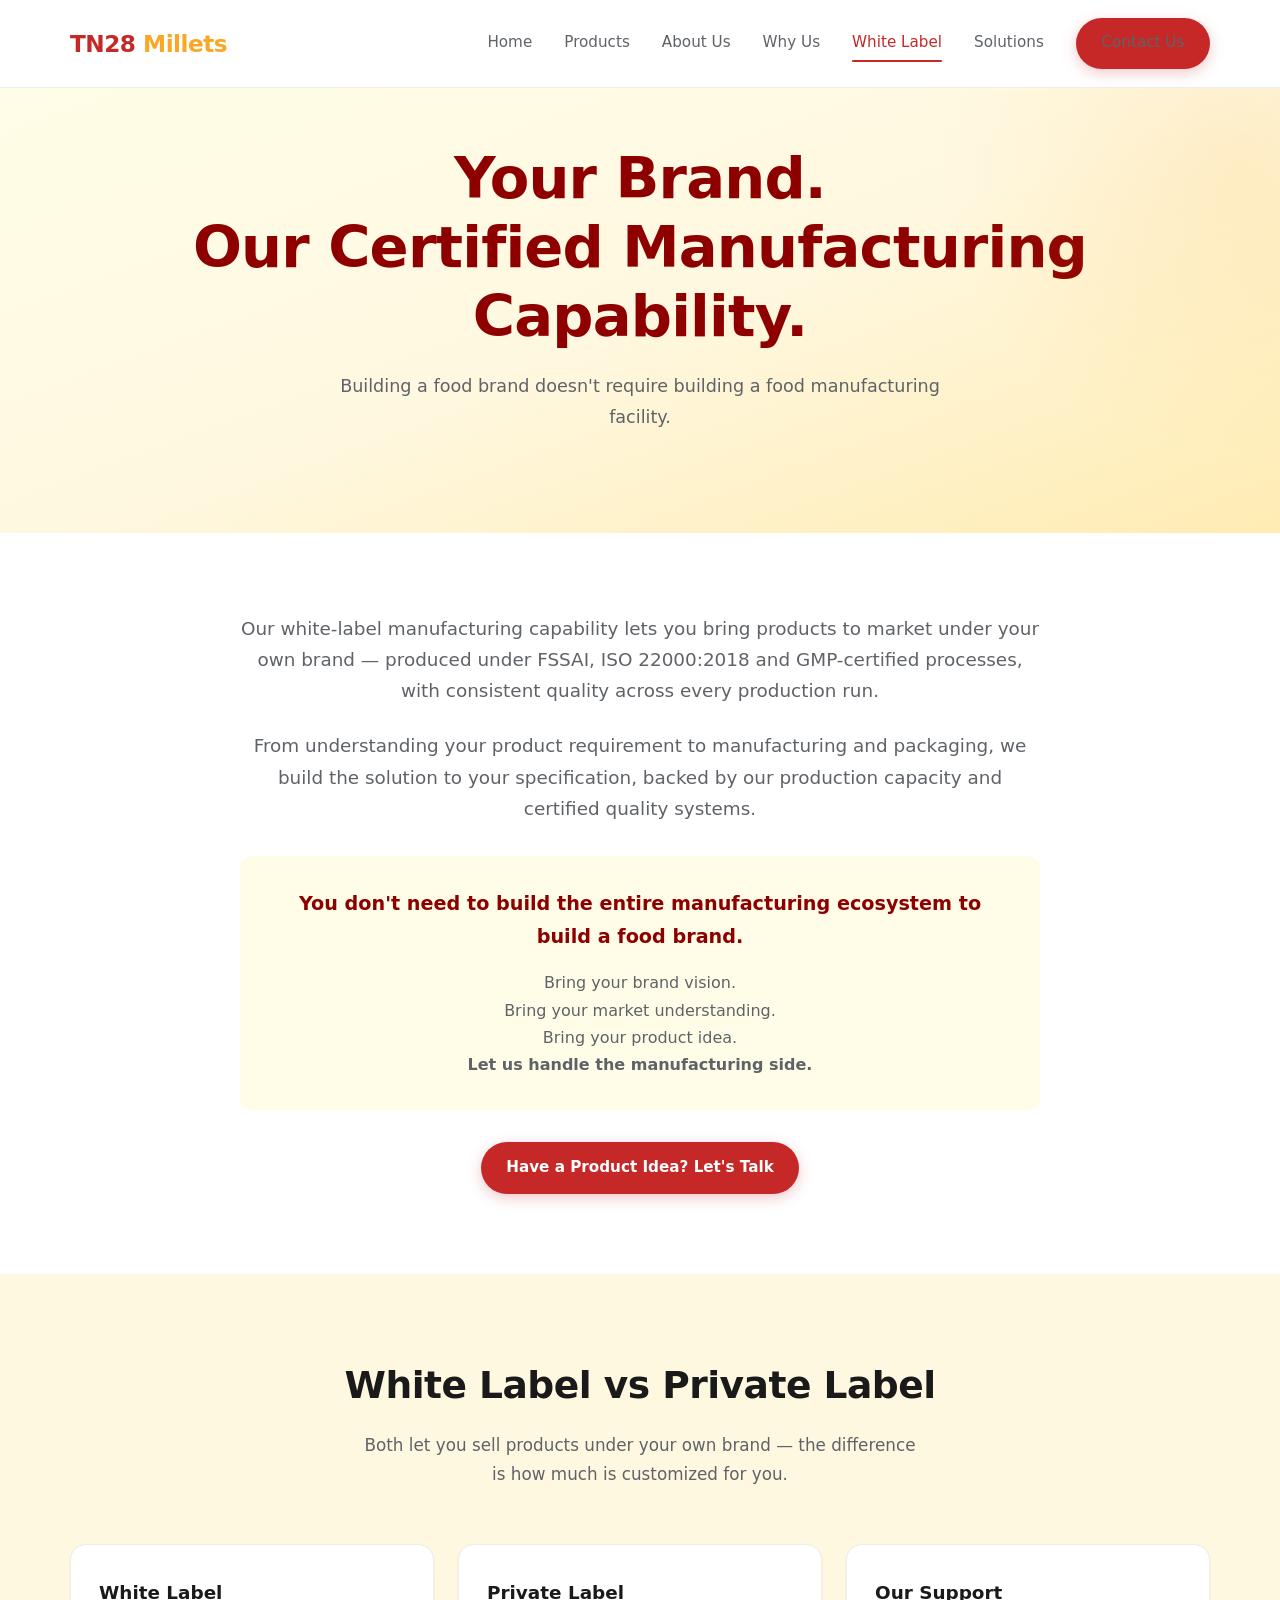
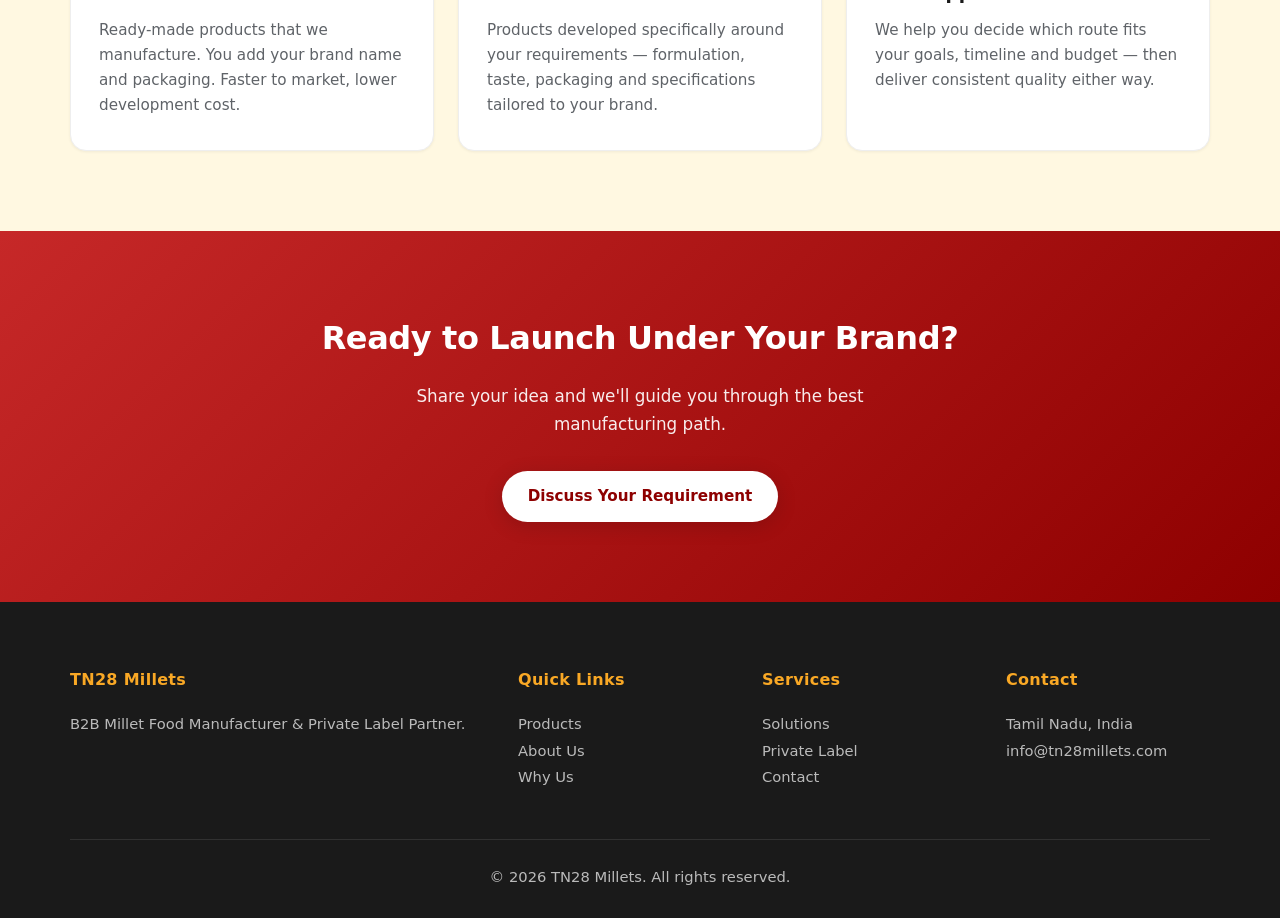
<file: white-label.html>
<!DOCTYPE html>
<html lang="en">
<head>
  <meta charset="UTF-8">
  <meta name="viewport" content="width=device-width, initial-scale=1.0">
  <title>White Label & Private Label | TN28 Millets</title>
  <meta name="description" content="White Label and Private Label manufacturing services by TN28 Millets. Your brand, our certified manufacturing.">
  <link rel="stylesheet" href="styles.css">
</head>
<body>

  <header class="header">
    <div class="container">
      <nav class="nav">
        <a href="index.html" class="logo">TN28 <span>Millets</span></a>
        <button class="menu-toggle" aria-label="Toggle menu" onclick="document.querySelector('.nav-links').classList.toggle('active')">
          <span></span><span></span><span></span>
        </button>
        <div class="nav-links">
          <a href="index.html">Home</a>
          <a href="products.html">Products</a>
          <a href="about.html">About Us</a>
          <a href="why-us.html">Why Us</a>
          <a href="white-label.html" class="active">White Label</a>
          <a href="solutions.html">Solutions</a>
          <a href="contact.html" class="btn btn-primary">Contact Us</a>
        </div>
      </nav>
    </div>
  </header>

  <section class="hero" style="padding: 3.5rem 0 4rem;">
    <div class="container">
      <h1>Your Brand.<br>Our Certified Manufacturing Capability.</h1>
      <p>Building a food brand doesn't require building a food manufacturing facility.</p>
    </div>
  </section>

  <section class="section">
    <div class="container">
      <div style="max-width:800px; margin:0 auto; text-align:center;">
        <p style="font-size:1.15rem; color:var(--text-muted); margin-bottom:1.5rem;">Our white-label manufacturing capability lets you bring products to market under your own brand — produced under FSSAI, ISO 22000:2018 and GMP-certified processes, with consistent quality across every production run.</p>
        <p style="font-size:1.15rem; color:var(--text-muted); margin-bottom:2rem;">From understanding your product requirement to manufacturing and packaging, we build the solution to your specification, backed by our production capacity and certified quality systems.</p>
        
        <div style="background:var(--bg-light); padding:2rem; border-radius:12px; margin-bottom:2rem;">
          <p style="font-weight:600; color:var(--primary-dark); font-size:1.2rem; margin-bottom:1rem;">You don't need to build the entire manufacturing ecosystem to build a food brand.</p>
          <p style="color:var(--text-muted);">Bring your brand vision.<br>Bring your market understanding.<br>Bring your product idea.<br><strong>Let us handle the manufacturing side.</strong></p>
        </div>

        <a href="contact.html" class="btn btn-primary">Have a Product Idea? Let's Talk</a>
      </div>
    </div>
  </section>

  <section class="section bg-light">
    <div class="container">
      <div class="section-title">
        <h2>White Label vs Private Label</h2>
        <p>Both let you sell products under your own brand — the difference is how much is customized for you.</p>
      </div>
      <div class="cards">
        <div class="card">
          <h3>White Label</h3>
          <p>Ready-made products that we manufacture. You add your brand name and packaging. Faster to market, lower development cost.</p>
        </div>
        <div class="card">
          <h3>Private Label</h3>
          <p>Products developed specifically around your requirements — formulation, taste, packaging and specifications tailored to your brand.</p>
        </div>
        <div class="card">
          <h3>Our Support</h3>
          <p>We help you decide which route fits your goals, timeline and budget — then deliver consistent quality either way.</p>
        </div>
      </div>
    </div>
  </section>

  <section class="cta">
    <div class="container">
      <h2>Ready to Launch Under Your Brand?</h2>
      <p>Share your idea and we'll guide you through the best manufacturing path.</p>
      <a href="contact.html" class="btn">Discuss Your Requirement</a>
    </div>
  </section>

  <footer class="footer">
    <div class="container">
      <div class="footer-grid">
        <div>
          <h4>TN28 Millets</h4>
          <p>B2B Millet Food Manufacturer & Private Label Partner.</p>
        </div>
        <div>
          <h4>Quick Links</h4>
          <p><a href="products.html">Products</a></p>
          <p><a href="about.html">About Us</a></p>
          <p><a href="why-us.html">Why Us</a></p>
        </div>
        <div>
          <h4>Services</h4>
          <p><a href="solutions.html">Solutions</a></p>
          <p><a href="white-label.html">Private Label</a></p>
          <p><a href="contact.html">Contact</a></p>
        </div>
        <div>
          <h4>Contact</h4>
          <p>Tamil Nadu, India</p>
          <p>info@tn28millets.com</p>
        </div>
      </div>
      <div class="footer-bottom">
        <p>© 2026 TN28 Millets. All rights reserved.</p>
      </div>
    </div>
  </footer>

  <script>
    document.querySelectorAll('.nav-links a').forEach(link => {
      link.addEventListener('click', () => {
        document.querySelector('.nav-links').classList.remove('active');
      });
    });
  </script>
</body>
</html>
</file>
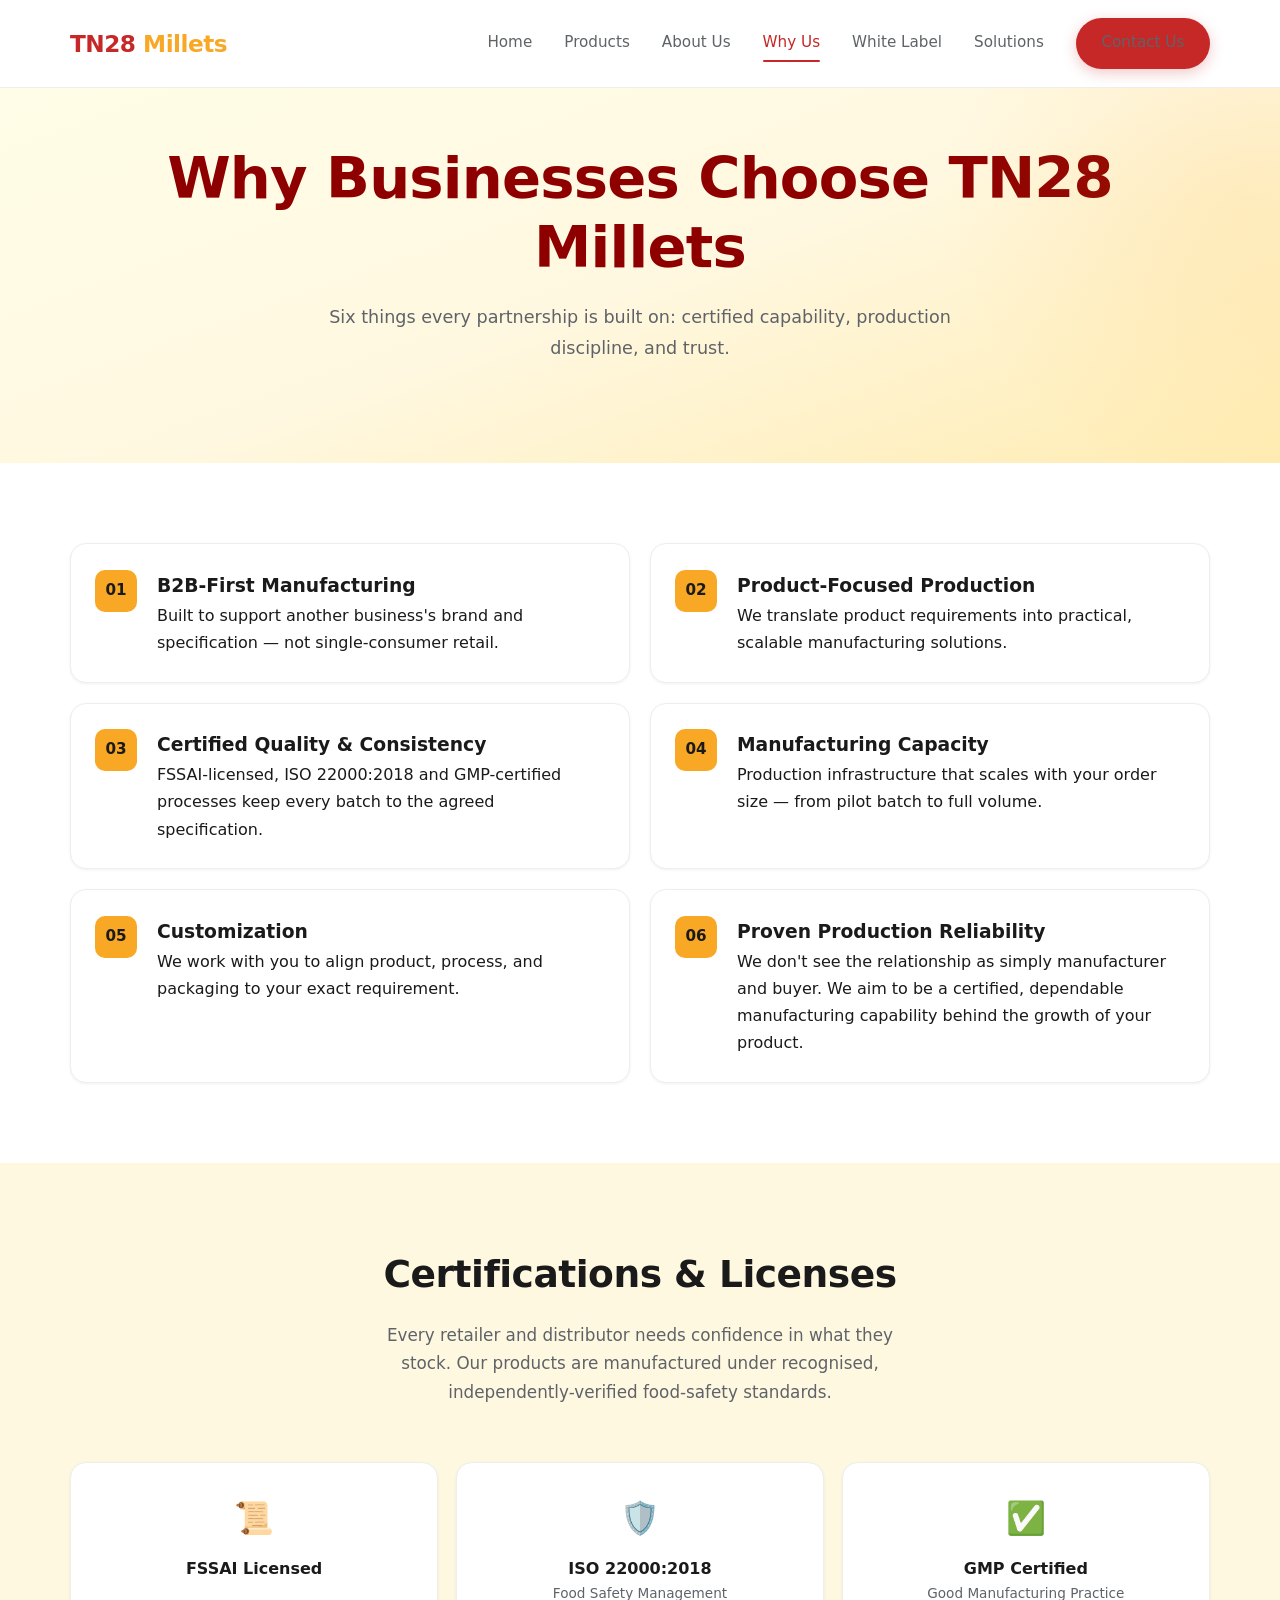
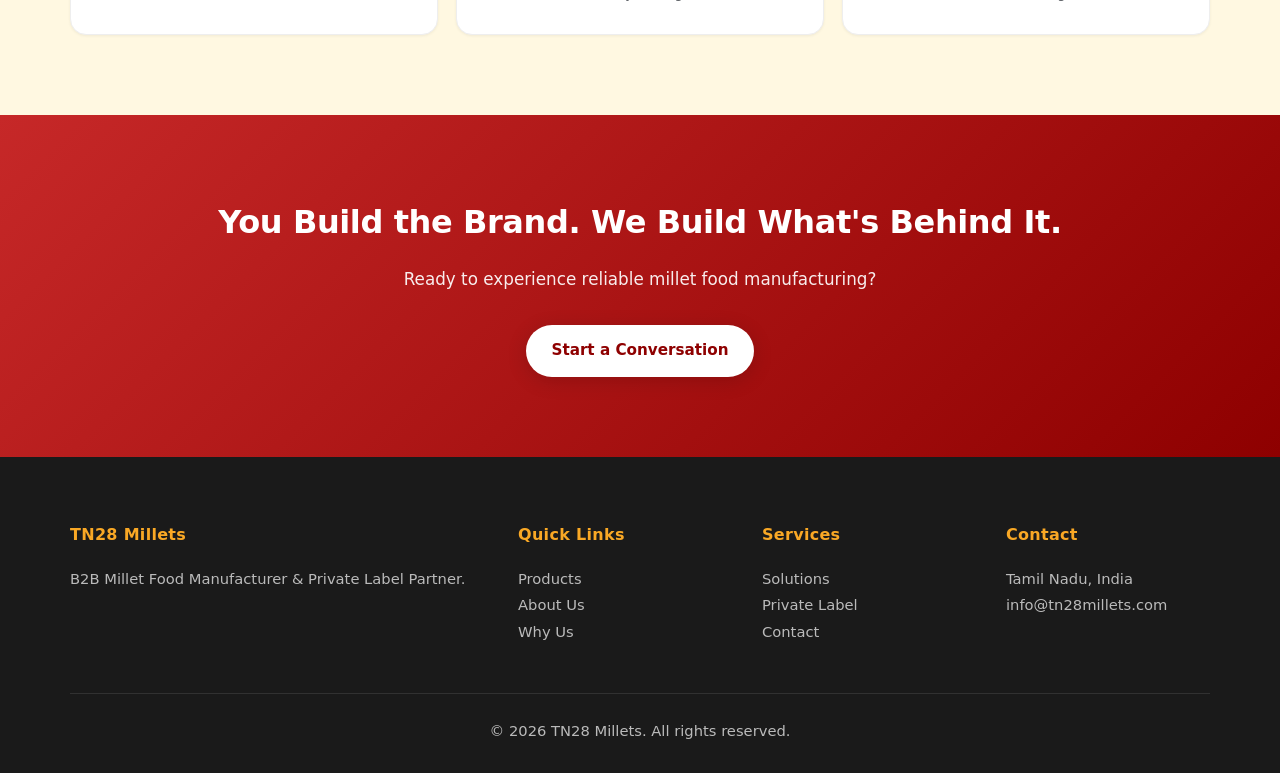
<file: why-us.html>
<!DOCTYPE html>
<html lang="en">
<head>
  <meta charset="UTF-8">
  <meta name="viewport" content="width=device-width, initial-scale=1.0">
  <title>Why Choose Us | TN28 Millets</title>
  <meta name="description" content="Why businesses choose TN28 Millets - Certified quality, capacity, customization and reliable partnership.">
  <link rel="stylesheet" href="styles.css">
</head>
<body>

  <header class="header">
    <div class="container">
      <nav class="nav">
        <a href="index.html" class="logo">TN28 <span>Millets</span></a>
        <button class="menu-toggle" aria-label="Toggle menu" onclick="document.querySelector('.nav-links').classList.toggle('active')">
          <span></span><span></span><span></span>
        </button>
        <div class="nav-links">
          <a href="index.html">Home</a>
          <a href="products.html">Products</a>
          <a href="about.html">About Us</a>
          <a href="why-us.html" class="active">Why Us</a>
          <a href="white-label.html">White Label</a>
          <a href="solutions.html">Solutions</a>
          <a href="contact.html" class="btn btn-primary">Contact Us</a>
        </div>
      </nav>
    </div>
  </header>

  <section class="hero" style="padding: 3.5rem 0 4rem;">
    <div class="container">
      <h1>Why Businesses Choose TN28 Millets</h1>
      <p>Six things every partnership is built on: certified capability, production discipline, and trust.</p>
    </div>
  </section>

  <section class="section">
    <div class="container">
      <div class="why-list">
        <div class="why-item">
          <div class="why-number">01</div>
          <div>
            <h3>B2B-First Manufacturing</h3>
            <p>Built to support another business's brand and specification — not single-consumer retail.</p>
          </div>
        </div>
        <div class="why-item">
          <div class="why-number">02</div>
          <div>
            <h3>Product-Focused Production</h3>
            <p>We translate product requirements into practical, scalable manufacturing solutions.</p>
          </div>
        </div>
        <div class="why-item">
          <div class="why-number">03</div>
          <div>
            <h3>Certified Quality & Consistency</h3>
            <p>FSSAI-licensed, ISO 22000:2018 and GMP-certified processes keep every batch to the agreed specification.</p>
          </div>
        </div>
        <div class="why-item">
          <div class="why-number">04</div>
          <div>
            <h3>Manufacturing Capacity</h3>
            <p>Production infrastructure that scales with your order size — from pilot batch to full volume.</p>
          </div>
        </div>
        <div class="why-item">
          <div class="why-number">05</div>
          <div>
            <h3>Customization</h3>
            <p>We work with you to align product, process, and packaging to your exact requirement.</p>
          </div>
        </div>
        <div class="why-item">
          <div class="why-number">06</div>
          <div>
            <h3>Proven Production Reliability</h3>
            <p>We don't see the relationship as simply manufacturer and buyer. We aim to be a certified, dependable manufacturing capability behind the growth of your product.</p>
          </div>
        </div>
      </div>
    </div>
  </section>

  <section class="section bg-light">
    <div class="container">
      <div class="section-title">
        <h2>Certifications & Licenses</h2>
        <p>Every retailer and distributor needs confidence in what they stock. Our products are manufactured under recognised, independently-verified food-safety standards.</p>
      </div>
      <div class="certs">
        <div class="cert-card">
          <div style="font-size:2rem;">📜</div>
          <h4>FSSAI Licensed</h4>
        </div>
        <div class="cert-card">
          <div style="font-size:2rem;">🛡️</div>
          <h4>ISO 22000:2018</h4>
          <p style="font-size:0.85rem; color:var(--text-muted);">Food Safety Management</p>
        </div>
        <div class="cert-card">
          <div style="font-size:2rem;">✅</div>
          <h4>GMP Certified</h4>
          <p style="font-size:0.85rem; color:var(--text-muted);">Good Manufacturing Practice</p>
        </div>
      </div>
    </div>
  </section>

  <section class="cta">
    <div class="container">
      <h2>You Build the Brand. We Build What's Behind It.</h2>
      <p>Ready to experience reliable millet food manufacturing?</p>
      <a href="contact.html" class="btn">Start a Conversation</a>
    </div>
  </section>

  <footer class="footer">
    <div class="container">
      <div class="footer-grid">
        <div>
          <h4>TN28 Millets</h4>
          <p>B2B Millet Food Manufacturer & Private Label Partner.</p>
        </div>
        <div>
          <h4>Quick Links</h4>
          <p><a href="products.html">Products</a></p>
          <p><a href="about.html">About Us</a></p>
          <p><a href="why-us.html">Why Us</a></p>
        </div>
        <div>
          <h4>Services</h4>
          <p><a href="solutions.html">Solutions</a></p>
          <p><a href="white-label.html">Private Label</a></p>
          <p><a href="contact.html">Contact</a></p>
        </div>
        <div>
          <h4>Contact</h4>
          <p>Tamil Nadu, India</p>
          <p>info@tn28millets.com</p>
        </div>
      </div>
      <div class="footer-bottom">
        <p>© 2026 TN28 Millets. All rights reserved.</p>
      </div>
    </div>
  </footer>

  <script>
    document.querySelectorAll('.nav-links a').forEach(link => {
      link.addEventListener('click', () => {
        document.querySelector('.nav-links').classList.remove('active');
      });
    });
  </script>
</body>
</html>
</file>
<file: styles.css>
/* TN28 Millets - Professional Redesign */
/* Clean, modern B2B aesthetic with Yellow + Red theme */

:root {
  --primary: #C62828;
  --primary-dark: #8E0000;
  --primary-light: #EF5350;
  --accent: #F9A825;
  --accent-dark: #F57F17;
  --bg-light: #FFFDE7;
  --bg-soft: #FFF8E1;
  --bg-white: #FFFFFF;
  --text-dark: #1A1A1A;
  --text-muted: #5F6368;
  --text-light: #757575;
  --border: #EEEEEE;
  --shadow-sm: 0 1px 3px rgba(0,0,0,0.06);
  --shadow: 0 4px 20px rgba(0,0,0,0.06);
  --shadow-lg: 0 10px 40px rgba(0,0,0,0.08);
  --radius: 16px;
  --radius-sm: 10px;
  --transition: all 0.25s cubic-bezier(0.4, 0, 0.2, 1);
}

* {
  margin: 0;
  padding: 0;
  box-sizing: border-box;
}

html {
  scroll-behavior: smooth;
  font-size: 16px;
}

body {
  font-family: 'Inter', 'Segoe UI', system-ui, -apple-system, BlinkMacSystemFont, sans-serif;
  color: var(--text-dark);
  line-height: 1.7;
  background: var(--bg-white);
  -webkit-font-smoothing: antialiased;
}

img {
  max-width: 100%;
  height: auto;
  display: block;
}

a {
  text-decoration: none;
  color: inherit;
  transition: var(--transition);
}

ul {
  list-style: none;
}

.container {
  width: 92%;
  max-width: 1140px;
  margin: 0 auto;
}

/* ========== HEADER ========== */
.header {
  background: rgba(255, 255, 255, 0.95);
  backdrop-filter: blur(12px);
  border-bottom: 1px solid var(--border);
  position: sticky;
  top: 0;
  z-index: 1000;
}

.nav {
  display: flex;
  justify-content: space-between;
  align-items: center;
  padding: 1.1rem 0;
}

.logo {
  font-size: 1.45rem;
  font-weight: 800;
  color: var(--primary);
  letter-spacing: -0.5px;
}

.logo span {
  color: var(--accent);
}

.nav-links {
  display: none;
  gap: 2rem;
  align-items: center;
}

.nav-links a {
  font-weight: 500;
  font-size: 0.95rem;
  color: var(--text-muted);
  position: relative;
}

.nav-links a:hover,
.nav-links a.active {
  color: var(--primary);
}

.nav-links a.active::after {
  content: '';
  position: absolute;
  bottom: -6px;
  left: 0;
  width: 100%;
  height: 2px;
  background: var(--primary);
  border-radius: 2px;
}

.btn {
  display: inline-flex;
  align-items: center;
  justify-content: center;
  padding: 0.8rem 1.6rem;
  border-radius: 50px;
  font-weight: 600;
  font-size: 0.95rem;
  cursor: pointer;
  border: none;
  transition: var(--transition);
  text-align: center;
}

.btn-primary {
  background: var(--primary);
  color: white;
  box-shadow: 0 4px 14px rgba(198, 40, 40, 0.25);
}

.btn-primary:hover {
  background: var(--primary-dark);
  transform: translateY(-2px);
  box-shadow: 0 6px 20px rgba(198, 40, 40, 0.35);
}

.btn-outline {
  background: transparent;
  border: 1.5px solid var(--primary);
  color: var(--primary);
}

.btn-outline:hover {
  background: var(--primary);
  color: white;
}

.btn-accent {
  background: var(--accent);
  color: var(--text-dark);
}

.btn-accent:hover {
  background: var(--accent-dark);
  color: white;
}

/* Mobile Menu */
.menu-toggle {
  display: block;
  background: none;
  border: none;
  cursor: pointer;
  padding: 0.4rem;
}

.menu-toggle span {
  display: block;
  width: 24px;
  height: 2.5px;
  background: var(--primary-dark);
  margin: 5px 0;
  border-radius: 2px;
  transition: var(--transition);
}

.nav-links.active {
  display: flex;
  flex-direction: column;
  position: absolute;
  top: 100%;
  left: 0;
  right: 0;
  background: white;
  padding: 1.5rem 1.5rem 2rem;
  box-shadow: var(--shadow-lg);
  gap: 1.25rem;
  border-top: 1px solid var(--border);
}

/* ========== HERO ========== */
.hero {
  background: linear-gradient(160deg, #FFFDE7 0%, #FFF8E1 50%, #FFECB3 100%);
  padding: 5.5rem 0 6rem;
  text-align: center;
  position: relative;
  overflow: hidden;
}

.hero::before {
  content: '';
  position: absolute;
  top: -50%;
  right: -20%;
  width: 600px;
  height: 600px;
  background: radial-gradient(circle, rgba(249, 168, 37, 0.12) 0%, transparent 70%);
  pointer-events: none;
}

.badge {
  display: inline-block;
  background: var(--primary);
  color: white;
  font-size: 0.78rem;
  font-weight: 600;
  padding: 0.4rem 1.1rem;
  border-radius: 50px;
  margin-bottom: 1.5rem;
  letter-spacing: 0.3px;
  text-transform: uppercase;
}

.hero h1 {
  font-size: 2.4rem;
  font-weight: 800;
  color: var(--primary-dark);
  margin-bottom: 1.25rem;
  line-height: 1.2;
  letter-spacing: -0.8px;
}

.hero p {
  font-size: 1.1rem;
  color: var(--text-muted);
  max-width: 640px;
  margin: 0 auto 2.25rem;
  line-height: 1.75;
}

.hero-buttons {
  display: flex;
  flex-wrap: wrap;
  gap: 1rem;
  justify-content: center;
}

/* ========== SECTIONS ========== */
.section {
  padding: 5rem 0;
}

.section-title {
  text-align: center;
  margin-bottom: 3.5rem;
}

.section-title h2 {
  font-size: 2rem;
  font-weight: 700;
  color: var(--text-dark);
  margin-bottom: 0.85rem;
  letter-spacing: -0.5px;
}

.section-title p {
  color: var(--text-muted);
  max-width: 560px;
  margin: 0 auto;
  font-size: 1.05rem;
}

.bg-light {
  background: var(--bg-soft);
}

/* ========== STATS ========== */
.stats {
  display: grid;
  grid-template-columns: repeat(2, 1fr);
  gap: 1.25rem;
  margin-top: -3.5rem;
  position: relative;
  z-index: 2;
}

.stat-card {
  background: white;
  padding: 1.75rem 1.25rem;
  border-radius: var(--radius);
  text-align: center;
  box-shadow: var(--shadow);
  border: 1px solid var(--border);
  transition: var(--transition);
}

.stat-card:hover {
  transform: translateY(-4px);
  box-shadow: var(--shadow-lg);
}

.stat-card h3 {
  font-size: 2.1rem;
  font-weight: 800;
  color: var(--primary);
  margin-bottom: 0.2rem;
  letter-spacing: -1px;
}

.stat-card p {
  color: var(--text-light);
  font-size: 0.9rem;
  font-weight: 500;
}

/* ========== CARDS ========== */
.cards {
  display: grid;
  grid-template-columns: 1fr;
  gap: 1.5rem;
}

.card {
  background: white;
  border-radius: var(--radius);
  padding: 2rem 1.75rem;
  box-shadow: var(--shadow-sm);
  transition: var(--transition);
  border: 1px solid var(--border);
}

.card:hover {
  transform: translateY(-6px);
  box-shadow: var(--shadow-lg);
  border-color: transparent;
}

.card-icon {
  width: 52px;
  height: 52px;
  background: linear-gradient(135deg, var(--bg-soft), #FFECB3);
  border-radius: 14px;
  display: flex;
  align-items: center;
  justify-content: center;
  font-size: 1.5rem;
  margin-bottom: 1.25rem;
  color: var(--primary);
}

.card h3 {
  font-size: 1.15rem;
  font-weight: 700;
  margin-bottom: 0.6rem;
  color: var(--text-dark);
}

.card p {
  color: var(--text-muted);
  font-size: 0.95rem;
  line-height: 1.65;
}

/* ========== PRODUCT GRID ========== */
.product-grid {
  display: grid;
  grid-template-columns: repeat(2, 1fr);
  gap: 1.1rem;
}

.product-item {
  background: white;
  border-radius: var(--radius);
  padding: 1.75rem 1.25rem;
  text-align: center;
  box-shadow: var(--shadow-sm);
  border: 1px solid var(--border);
  transition: var(--transition);
}

.product-item:hover {
  border-color: var(--primary);
  transform: translateY(-4px);
  box-shadow: var(--shadow);
}

.product-item h3 {
  font-size: 0.95rem;
  font-weight: 600;
  color: var(--text-dark);
  margin-top: 0.85rem;
}

/* ========== PROCESS STEPS ========== */
.process-steps {
  display: grid;
  gap: 1.25rem;
}

.step {
  display: flex;
  gap: 1.35rem;
  background: white;
  padding: 1.6rem 1.5rem;
  border-radius: var(--radius);
  box-shadow: var(--shadow-sm);
  border: 1px solid var(--border);
  transition: var(--transition);
}

.step:hover {
  box-shadow: var(--shadow);
  border-color: transparent;
}

.step-number {
  flex-shrink: 0;
  width: 44px;
  height: 44px;
  background: var(--primary);
  color: white;
  border-radius: 12px;
  display: flex;
  align-items: center;
  justify-content: center;
  font-weight: 700;
  font-size: 1rem;
}

.step h3 {
  font-size: 1.05rem;
  font-weight: 700;
  margin-bottom: 0.3rem;
  color: var(--text-dark);
}

.step p {
  color: var(--text-muted);
  font-size: 0.92rem;
  line-height: 1.6;
}

/* ========== CTA ========== */
.cta {
  background: linear-gradient(135deg, var(--primary) 0%, var(--primary-dark) 100%);
  color: white;
  text-align: center;
  padding: 5rem 0;
  position: relative;
  overflow: hidden;
}

.cta h2 {
  font-size: 2rem;
  font-weight: 700;
  margin-bottom: 1rem;
  letter-spacing: -0.4px;
}

.cta p {
  opacity: 0.92;
  max-width: 520px;
  margin: 0 auto 2rem;
  font-size: 1.05rem;
}

.cta .btn {
  background: white;
  color: var(--primary-dark);
  font-weight: 700;
  box-shadow: 0 4px 20px rgba(0,0,0,0.15);
}

.cta .btn:hover {
  background: var(--accent);
  color: var(--text-dark);
  transform: translateY(-2px);
}

/* ========== FOOTER ========== */
.footer {
  background: #1A1A1A;
  color: white;
  padding: 4rem 0 1.75rem;
}

.footer-grid {
  display: grid;
  gap: 2.5rem;
  margin-bottom: 3rem;
}

.footer h4 {
  font-size: 1rem;
  font-weight: 700;
  margin-bottom: 1.1rem;
  color: var(--accent);
  letter-spacing: 0.3px;
}

.footer p, .footer a {
  color: rgba(255,255,255,0.7);
  font-size: 0.92rem;
  line-height: 1.8;
}

.footer a:hover {
  color: var(--accent);
}

.footer-bottom {
  border-top: 1px solid rgba(255,255,255,0.1);
  padding-top: 1.5rem;
  text-align: center;
  font-size: 0.85rem;
  color: rgba(255,255,255,0.5);
}

/* ========== CONTACT ========== */
.contact-grid {
  display: grid;
  gap: 2.5rem;
}

.contact-info {
  background: var(--bg-soft);
  padding: 2.25rem;
  border-radius: var(--radius);
  border: 1px solid var(--border);
}

.contact-info h3 {
  color: var(--text-dark);
  margin-bottom: 1.5rem;
  font-weight: 700;
}

.info-item {
  display: flex;
  gap: 1rem;
  margin-bottom: 1.4rem;
  align-items: flex-start;
}

.info-item strong {
  display: block;
  margin-bottom: 0.15rem;
  font-weight: 600;
}

.form-group {
  margin-bottom: 1.35rem;
}

.form-group label {
  display: block;
  margin-bottom: 0.45rem;
  font-weight: 550;
  font-size: 0.92rem;
  color: var(--text-dark);
}

.form-group input,
.form-group select,
.form-group textarea {
  width: 100%;
  padding: 0.9rem 1.1rem;
  border: 1.5px solid var(--border);
  border-radius: var(--radius-sm);
  font-size: 1rem;
  font-family: inherit;
  transition: var(--transition);
  background: white;
}

.form-group input:focus,
.form-group select:focus,
.form-group textarea:focus {
  outline: none;
  border-color: var(--primary);
  box-shadow: 0 0 0 4px rgba(198, 40, 40, 0.12);
}

.form-group textarea {
  min-height: 130px;
  resize: vertical;
}

/* ========== ABOUT / WHY US ========== */
.founders {
  display: grid;
  gap: 1.5rem;
}

.founder-card {
  background: white;
  padding: 2rem 1.5rem;
  border-radius: var(--radius);
  box-shadow: var(--shadow-sm);
  text-align: center;
  border: 1px solid var(--border);
  transition: var(--transition);
}

.founder-card:hover {
  box-shadow: var(--shadow);
  transform: translateY(-4px);
}

.founder-avatar {
  width: 88px;
  height: 88px;
  background: linear-gradient(135deg, var(--bg-soft), #FFECB3);
  border-radius: 50%;
  margin: 0 auto 1.1rem;
  display: flex;
  align-items: center;
  justify-content: center;
  font-size: 2rem;
  color: var(--primary);
}

.why-list {
  display: grid;
  gap: 1.25rem;
}

.why-item {
  display: flex;
  gap: 1.25rem;
  background: white;
  padding: 1.6rem 1.5rem;
  border-radius: var(--radius);
  box-shadow: var(--shadow-sm);
  border: 1px solid var(--border);
  transition: var(--transition);
}

.why-item:hover {
  box-shadow: var(--shadow);
}

.why-number {
  flex-shrink: 0;
  width: 42px;
  height: 42px;
  background: var(--accent);
  color: var(--text-dark);
  border-radius: 10px;
  display: flex;
  align-items: center;
  justify-content: center;
  font-weight: 800;
  font-size: 0.95rem;
}

.certs {
  display: grid;
  grid-template-columns: repeat(2, 1fr);
  gap: 1.1rem;
  margin-top: 2rem;
}

.cert-card {
  background: white;
  padding: 1.75rem 1.25rem;
  border-radius: var(--radius);
  text-align: center;
  box-shadow: var(--shadow-sm);
  border: 1px solid var(--border);
  transition: var(--transition);
}

.cert-card:hover {
  border-color: var(--primary);
  box-shadow: var(--shadow);
}

.cert-card h4 {
  color: var(--text-dark);
  margin-top: 0.6rem;
  font-weight: 700;
}

/* ========== RESPONSIVE ========== */
@media (min-width: 640px) {
  .hero h1 {
    font-size: 2.85rem;
  }

  .stats {
    grid-template-columns: repeat(4, 1fr);
  }

  .product-grid {
    grid-template-columns: repeat(3, 1fr);
  }

  .cards {
    grid-template-columns: repeat(2, 1fr);
  }
}

@media (min-width: 768px) {
  .menu-toggle {
    display: none;
  }

  .nav-links {
    display: flex;
  }

  .hero {
    padding: 7rem 0 7.5rem;
  }

  .hero h1 {
    font-size: 3.4rem;
  }

  .section-title h2 {
    font-size: 2.35rem;
  }

  .product-grid {
    grid-template-columns: repeat(4, 1fr);
  }

  .cards {
    grid-template-columns: repeat(3, 1fr);
  }

  .contact-grid {
    grid-template-columns: 1fr 1.3fr;
    gap: 3rem;
  }

  .founders {
    grid-template-columns: repeat(3, 1fr);
  }

  .footer-grid {
    grid-template-columns: 2fr 1fr 1fr 1fr;
  }

  .certs {
    grid-template-columns: repeat(3, 1fr);
  }

  .why-list {
    grid-template-columns: repeat(2, 1fr);
  }
}

@media (min-width: 1024px) {
  .hero h1 {
    font-size: 3.6rem;
  }

  .container {
    width: 90%;
  }
}
</file>
